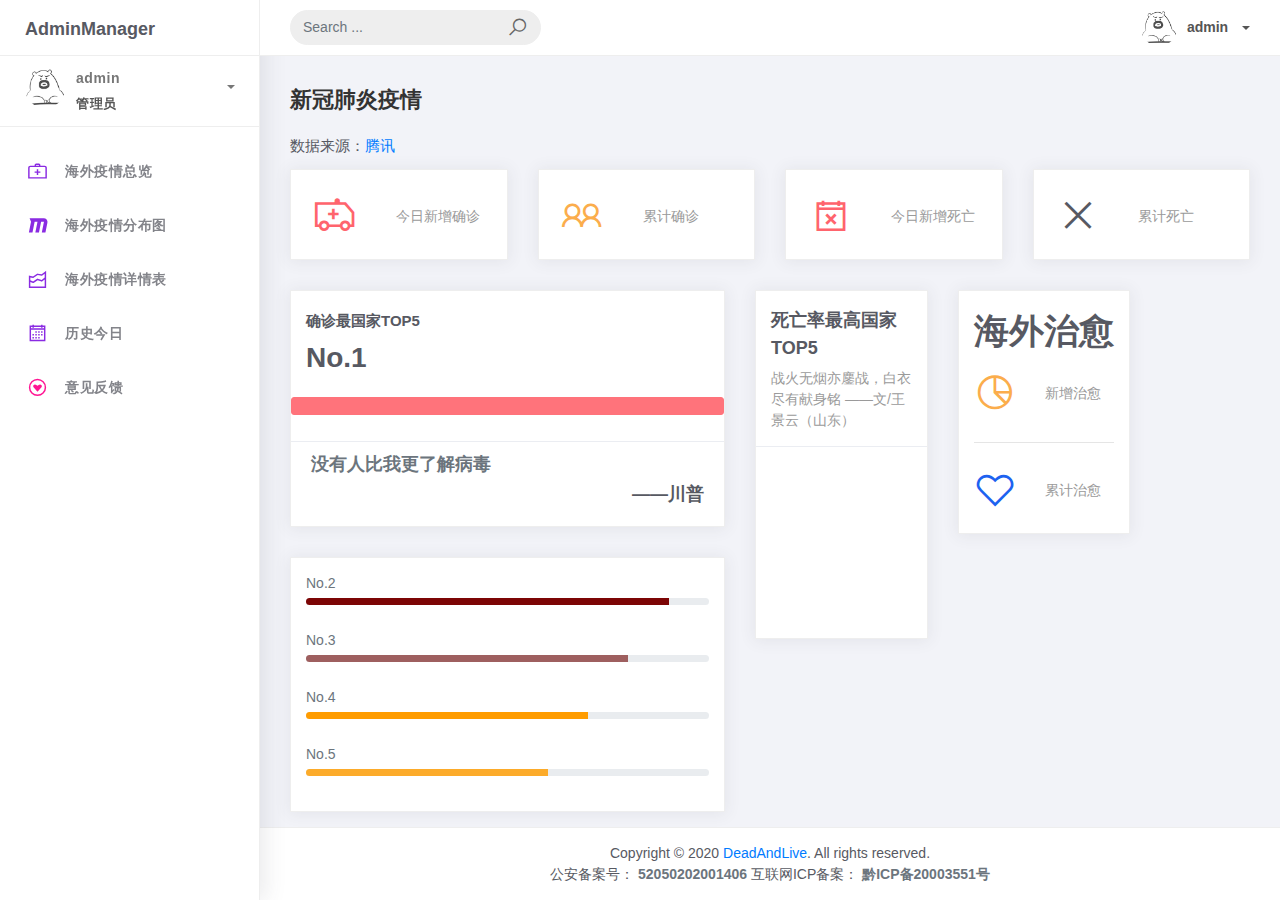
<file: src/index.html>
<!DOCTYPE html>
<html>
	<head>
		<meta http-equiv="X-UA-Compatible" content="IE=edge,chrome=1" />
		<title>首页</title>
		<meta content='width=device-width, initial-scale=1.0, maximum-scale=1.0, user-scalable=0, shrink-to-fit=no' name='viewport' />
		<link rel="stylesheet" href="assets/css/bootstrap.min.css">
		<link rel="stylesheet" href="assets/css/ready.css">
		<link rel="stylesheet" href="assets/css/demo.css">
		<link rel="stylesheet" href="assets/css/self.css">
	</head>
	<body>
		<div class="wrapper">
			<div class="main-header">
				<div class="logo-header">
					<a href="index.html" class="logo">
						AdminManager
					</a>
					<button class="navbar-toggler sidenav-toggler ml-auto" type="button" data-toggle="collapse" data-target="collapse"
					 aria-controls="sidebar" aria-expanded="false" aria-label="Toggle navigation">
						<span class="navbar-toggler-icon"></span>
					</button>
					<button class="topbar-toggler more"><i class="la la-ellipsis-v"></i></button>
				</div>
				<nav class="navbar navbar-header navbar-expand-lg">
					<div class="container-fluid">
						<form class="navbar-left navbar-form nav-search mr-md-3" action="">
							<div class="input-group">
								<input type="text" placeholder="Search ..." class="form-control">
								<div class="input-group-append">
									<span class="input-group-text">
										<i class="la la-search search-icon"></i>
									</span>
								</div>
							</div>
						</form>
						<ul class="navbar-nav topbar-nav ml-md-auto align-items-center">
							<li class="nav-item dropdown">
								<a class="dropdown-toggle profile-pic" data-toggle="dropdown" href="#" aria-expanded="false"> <img src="assets/img/profile.jpg"
									 alt="user-img" width="36" class="img-circle"><span>admin</span></span> </a>
								<ul class="dropdown-menu dropdown-user">
									<li>
										<div class="user-box">
											<div class="u-img"><img src="assets/img/profile.jpg" alt="user"></div>
											<div class="u-text">
												<h4>admin</h4>
												<p class="text-muted">管理员</p>
											</div>
										</div>
									</li>
									<div class="dropdown-divider"></div>
									<a class="dropdown-item" href="profile.html"><i class="ti-user"></i>个人信息</a>
								</ul>
							</li>
						</ul>
					</div>
				</nav>
			</div>
			<div class="sidebar">
				<div class="scrollbar-inner sidebar-wrapper">
					<div class="user">
						<div class="photo">
							<img src="assets/img/profile.jpg">
						</div>
						<div class="info">
							<a class="" data-toggle="collapse" href="#collapseExample" aria-expanded="true">
								<span>
									admin
									<span class="user-level">管理员</span>
									<span class="caret"></span>
								</span>
							</a>
							<div class="clearfix"></div>

							<div class="collapse in" id="collapseExample" aria-expanded="true" style="">
								<ul class="nav">
									<li>
										<a href="login.html" class="loginOut">
											<span class="link-collapse">退出登录</span>
										</a>
									</li>
								</ul>
							</div>
						</div>
					</div>
					<ul class="nav">
						<li class="nav-item">
							<a href="index.html">
								<i class="la la-medkit" style="color: blueviolet;"></i>
								<p>海外疫情总览</p>
								<span class="badge badge-count xzqz text-danger"></span>
							</a>
						</li>
						<li class="nav-item">
							<a href="map.html">
								<i class="la la-maxcdn" style="color: blueviolet;"></i>
								<p>海外疫情分布图</p>
							</a>
						</li>
						<li class="nav-item">
							<a href="table.html">
								<i class="la la-area-chart" style="color: blueviolet;"></i>
								<p>海外疫情详情表</p>
							</a>
						</li>
						<li class="nav-item">
							<a href="today.html">
								<i class="la la-calendar" style="color: blueviolet;"></i>
								<p>历史今日</p>
								<span class="badge badge-count today text-danger"></span>
							</a>
						</li>
						<li class="nav-item">
							<a target="_blank" href="http://mail.qq.com/cgi-bin/qm_share?t=qm_mailme&email=JEBBRUBFSkBITVJBZEJLXElFTUgKR0tJ" style="text-decoration:none;">
								<i class="la la-gittip" style="color: deeppink;"></i>
								<p>意见反馈</p>
							</a>
						</li>
					</ul>
				</div>
			</div>
			<div class="main-panel">
				<div class="content">
					<div class="container-fluid">
						<h4 class="page-title">新冠肺炎疫情</h4>
						<p>数据来源：<a href="https://news.qq.com/zt2020/page/feiyan.htm#/global">腾讯</a> </p>
						<div class="row">
							<div class="col-md-3">
								<div class="card card-stats">
									<div class="card-body ">
										<div class="row">
											<div class="col-5">
												<div class="icon-big text-center text-danger">
													<i class="la la-ambulance"></i>
												</div>
											</div>
											<div class="col-7 d-flex align-items-center">
												<div class="numbers">
													<p class="card-category">今日新增确诊</p>
													<h4 class="card-title xzqz"></h4>
												</div>
											</div>
										</div>
									</div>
								</div>
							</div>
							<div class="col-md-3">
								<div class="card card-stats">
									<div class="card-body ">
										<div class="row">
											<div class="col-5">
												<div class="icon-big text-center text-warning">
													<i class="la la-users"></i>
												</div>
											</div>
											<div class="col-7 d-flex align-items-center">
												<div class="numbers">
													<p class="card-category">累计确诊</p>
													<h4 class="card-title" id="ljqz"></h4>
												</div>
											</div>
										</div>
									</div>
								</div>
							</div>
							<div class="col-md-3">
								<div class="card card-stats">
									<div class="card-body">
										<div class="row">
											<div class="col-5">
												<div class="icon-big text-center text-danger">
													<i class="la la-calendar-times-o"></i>
												</div>
											</div>
											<div class="col-7 d-flex align-items-center">
												<div class="numbers">
													<p class="card-category">今日新增死亡</p>
													<h4 class="card-title" id="xzsw"></h4>
												</div>
											</div>
										</div>
									</div>
								</div>
							</div>
							<div class="col-md-3">
								<div class="card card-stats">
									<div class="card-body ">
										<div class="row">
											<div class="col-5">
												<div class="icon-big text-center">
													<i class="la la-close"></i>
												</div>
											</div>
											<div class="col-7 d-flex align-items-center">
												<div class="numbers">
													<p class="card-category">累计死亡</p>
													<h4 class="card-title" id="ljsw"></h4>
												</div>
											</div>
										</div>
									</div>
								</div>
							</div>
						</div>
						<div class="row">
							<div class="row col-6">
								<div class="col-md-12">
									<div class="card">
										<div class="card-body">
											<p class="fw-bold mt-1">确诊最国家TOP5</p>
											<h4><b>No.1</b></h4>
											<div class="row">
												<div class="col-12 btn btn-danger btn-full mt-3 mb-3 dead_max">
													<div class="text-left pull-left qz_max"></div>
													<div class="text-right">
														<strong class="qz_max_num"></strong>
													</div>
												</div>
											</div>
										</div>
										<div class="card-footer">
											<div class="text-muted h6">没有人比我更了解病毒</div>
											<div class="text-right h6">——川普</div>
										</div>
									</div>
								</div>
								<div class="col-md-12">
									<div class="card">
										<div class="card-body">
											<div class="progress-card">
												<div class="d-flex justify-content-between mb-1">
													<span class="text-muted">No.2</span>
													<span class="qz_2"></span>
													<span class="text-muted fw-bold qz_2_num"></span>
												</div>
												<div class="progress mb-2" style="height: 7px;">
													<div class="progress-bar lever-2 dead_2" role="progressbar" style="width: 90%"></div>
												</div>
											</div>
											<div class="progress-card">
												<div class="d-flex justify-content-between mb-1">
													<span class="text-muted">No.3</span>
													<span class="qz_3"></span>
													<span class="text-muted fw-bold qz_3_num"></span>
												</div>
												<div class="progress mb-2" style="height: 7px;">
													<div class="progress-bar lever-3 dead_3" role="progressbar" style="width: 80%"></div>
												</div>
											</div>
											<div class="progress-card">
												<div class="d-flex justify-content-between mb-1">
													<span class="text-muted">No.4</span>
													<span class="qz_4"></span>
													<span class="text-muted fw-bold qz_4_num"></span>
												</div>
												<div class="progress mb-2" style="height: 7px;">
													<div class="progress-bar lever-4 dead_4" role="progressbar" style="width: 70%"></div>
												</div>
											</div>
											<div class="progress-card">
												<div class="d-flex justify-content-between mb-1">
													<span class="text-muted">No.5</span>
													<span class="qz_5"></span>
													<span class="text-muted fw-bold qz_5_num"></span>
												</div>
												<div class="progress mb-2" style="height: 7px;">
													<div class="progress-bar lever-5 dead_5" role="progressbar" style="width: 60%"></div>
												</div>
											</div>
										</div>
									</div>
								</div>
							</div>
							<div class="row col-6">
								<div class="row col-6">
									<div class="col-md-12">
										<div class="card">
											<div class="card-header">
												<h4 class="card-title">死亡率最高国家TOP5</h4>
												<p class="card-category">
													战火无烟亦鏖战，白衣尽有献身铭 <span class="text-right">——文/王景云（山东）</span> </p>
											</div>
											<div class="card-body">
												<div id="monthlyChart" class="chart chart-pie"></div>
											</div>
										</div>
									</div>
								</div>
								<div class="row col-6">
									<div class="col-md-12">
										<div class="card card-stats">
											<div class="card-body">
												<p class="fw-bold mt-1 text-center h3">海外治愈</p>
												<div class="row">
													<div class="col-5">
														<div class="icon-big text-center icon-warning">
															<i class="la la-pie-chart text-warning"></i>
														</div>
													</div>
													<div class="col-7 d-flex align-items-center">
														<div class="numbers">
															<p class="card-category">新增治愈</p>
															<h4 class="card-title xz_zy"></h4>
														</div>
													</div>
												</div>
												<hr />
												<div class="row">
													<div class="col-5">
														<div class="icon-big text-center">
															<i class="la la-heart-o text-primary"></i>
														</div>
													</div>
													<div class="col-7 d-flex align-items-center">
														<div class="numbers">
															<p class="card-category">累计治愈</p>
															<h4 class="card-title lj_zy"></h4>
														</div>
													</div>
												</div>
											</div>
										</div>
									</div>
								</div>
							</div>
						</div>
					</div>
				</div>
				<footer class="footer" style="position: absolute;bottom: 0;width: 100%;">
					<div class="container-fluid">
						<div class="copyright mx-auto text-center">
							<span>Copyright © 2020 <a href="">DeadAndLive</a>. All rights reserved.</span>
							<div>
								<span>公安备案号： </span>
								<strong><a class="text-muted" href="http://www.beian.gov.cn/portal/registerSystemInfo?recordcode=52050202001406">52050202001406</a></strong>
								<span>互联网ICP备案： </span>
								<strong><a class="text-muted" href="http://www.beian.miit.gov.cn/">黔ICP备20003551号</a></strong>
							</div>
						</div>
					</div>
				</footer>
			</div>
		</div>
		</div>
	</body>
	<script src="assets/js/core/jquery.3.2.1.min.js"></script>
	<script src="assets/js/core/bootstrap.min.js"></script>
	<script src="assets/js/plugin/chartist/chartist.min.js"></script>
	<script src="assets/js/ready.min.js"></script>
	<script src="assets/js/demo.js"></script>
	<script src="assets/js/self.js"></script>
	<script src="assets/js/loginout.js"></script>
	<script>
		let loginState = new WebSocket("wss://123.57.19.35:9814/loginStateService");
		$(document).ready(function() {
			loginState.onmessage = function(e) {
				if (e.data != 10) {
					//未登录重定向到login
					window.location.replace("login.html");
				}
			};
		});
	</script>
</html>
</file>
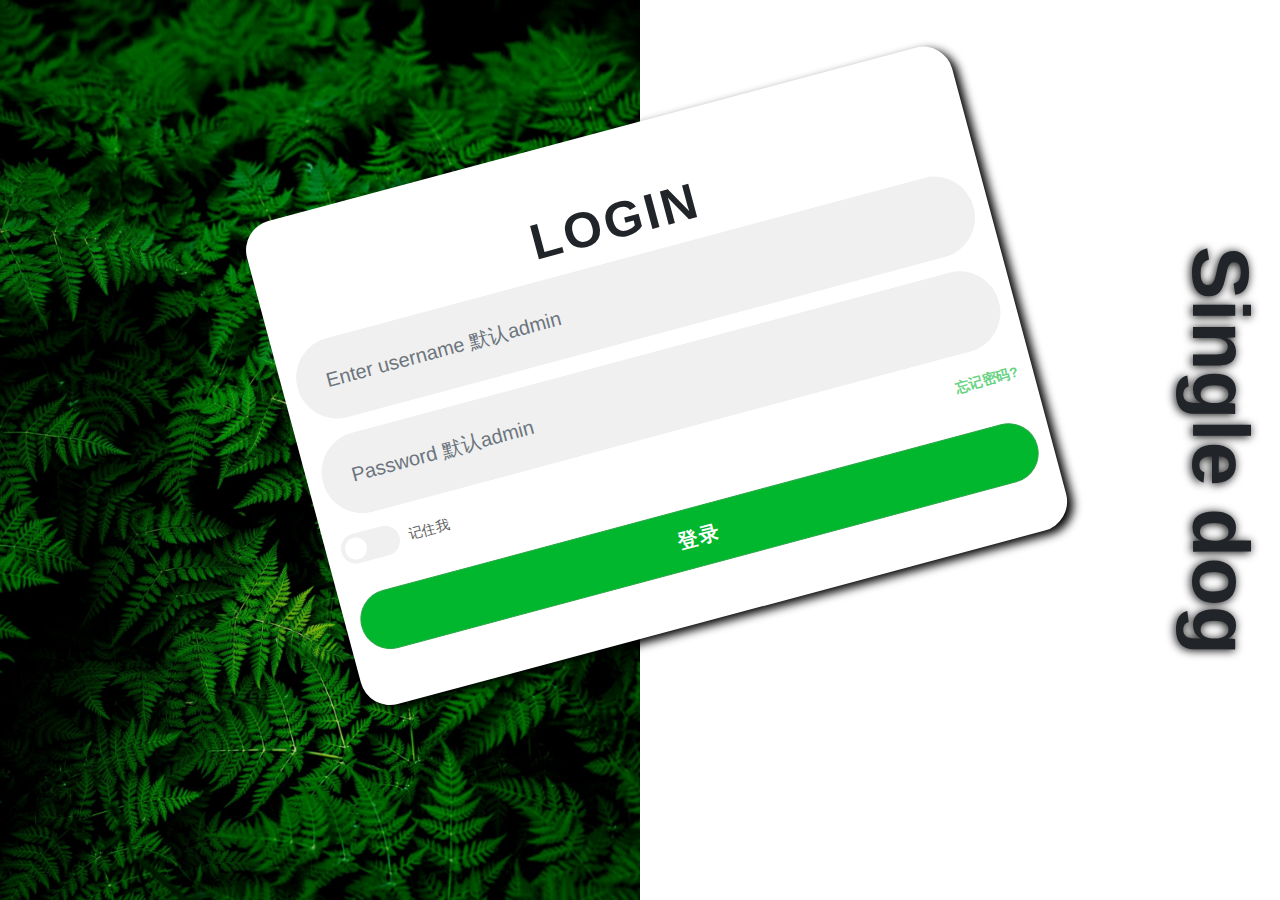
<file: src/login.html>
<!doctype html>
<html lang="en">
	<head>
		<meta charset="utf-8">
		<meta name="viewport" content="width=device-width, initial-scale=1, shrink-to-fit=no">
		<link rel="stylesheet" href="assets/css/bootstrap.min.css">
		<link rel="stylesheet" type="text/css" href="assets/css/styles.css">
		<title>登录</title>
	</head>
	<body>
		<div id="login-bg" class="container-fluid">
			<div class="bg-img"></div>
			<div class="bg-font">
				Single dog
			</div>
		</div>
		<div class="container login-transform" id="login">
			<div class="row justify-content-center">
				<div class="col-lg-8">
					<div class="login">
						<h1>Login</h1>
						<div>
							<div class="form-group">
								<input type="text" class="form-control login-fcous" id="username" placeholder="Enter username 默认admin">
							</div>
							<div class="form-group">
								<input type="password" class="form-control login-fcous" id="password" placeholder="Password 默认admin">
							</div>
							<div class="form-check">
								<label class="switch">
									<input type="checkbox">
									<span class="slider round"></span>
								</label>
								<label class="form-check-label" for="exampleCheck1">记住我</label>

								<label class="forgot-password"><a href="#">忘记密码?<a></label>
							</div>
							<div style="color: red;" id="checkLogin"></div>
							<br>
							<button id="loginSub" class="btn btn-lg btn-block btn-success">登录</button>
						</div>
					</div>
				</div>
			</div>
		</div>
	</body>
	<script src="assets/js/core/jquery.3.2.1.min.js"></script>
	<script src="assets/js/login.js"></script>
	<script>
		let websocket = new WebSocket("wss://123.57.19.35:9814/loginService");
		let loginSate = new WebSocket("wss://123.57.19.35:9814/loginStateService");
		var login = $("#loginSub");
		var checkLogin = $("#checkLogin");

		loginSate.onmessage = function(e) {
			if (e.data == 11) {
				if ($(checkLogin).text().length < 8) {
					$(checkLogin).text("请先登录!");
				} else {
					$(checkLogin).text("用户名或密码错误!");
				}
			}
		};

		login.click(function() {

			var username = $("#username").val();
			var password = $("#password").val();
			var formLogin = [username, password];
			//提交用户名和密码
			websocket.send(formLogin);

			//接收服服务器响应，判断是否登录成功
			websocket.onmessage = function(e) {
				if (e.data == 1) {
					//登录成功，跳转index
					// console.log("登录成功！");
					$(location).attr('href', "index.html");
				} else {
					//登录失败，重定向login
					// window.location.replace("login.html");
					// console.log("用户名或密码错误！");
					$(checkLogin).text("用户名或密码错误!");
				}
			};

		});
	</script>
</html>
</file>
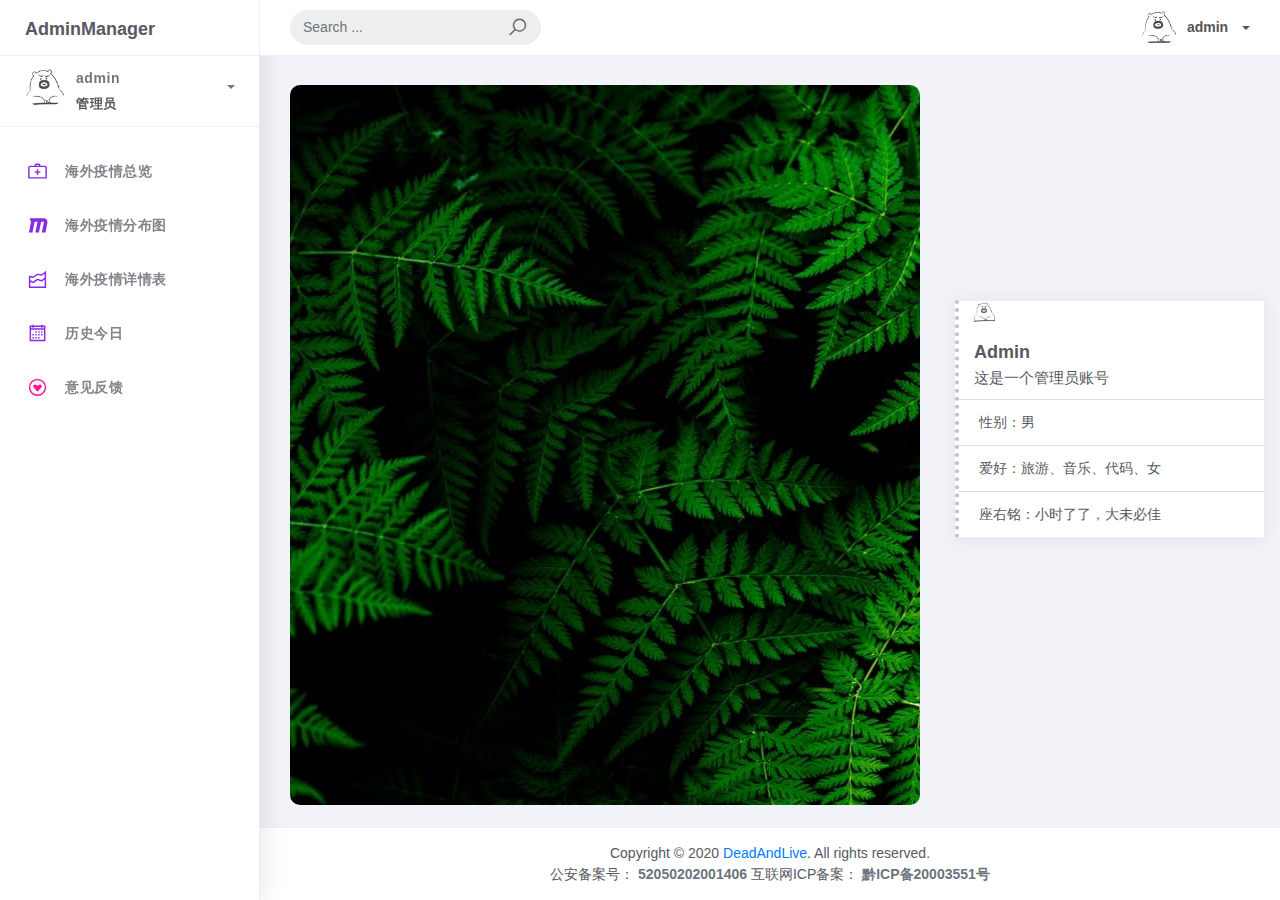
<file: src/profile.html>
<!DOCTYPE html>
<html>
	<head>
		<meta http-equiv="X-UA-Compatible" content="IE=edge,chrome=1" />
		<title>个人信息</title>
		<meta content='width=device-width, initial-scale=1.0, maximum-scale=1.0, user-scalable=0, shrink-to-fit=no' name='viewport' />
		<link rel="stylesheet" href="assets/css/bootstrap.min.css">
		<link rel="stylesheet" href="assets/css/ready.css">
		<link rel="stylesheet" href="assets/css/demo.css">
		<link rel="stylesheet" href="assets/css/self.css">
	</head>
	<body>
		<div class="wrapper">
			<div class="main-header">
				<div class="logo-header">
					<a href="index.html" class="logo">
						AdminManager
					</a>
					<button class="navbar-toggler sidenav-toggler ml-auto" type="button" data-toggle="collapse" data-target="collapse"
					 aria-controls="sidebar" aria-expanded="false" aria-label="Toggle navigation">
						<span class="navbar-toggler-icon"></span>
					</button>
					<button class="topbar-toggler more"><i class="la la-ellipsis-v"></i></button>
				</div>
				<nav class="navbar navbar-header navbar-expand-lg">
					<div class="container-fluid">
						<form class="navbar-left navbar-form nav-search mr-md-3" action="">
							<div class="input-group">
								<input type="text" placeholder="Search ..." class="form-control">
								<div class="input-group-append">
									<span class="input-group-text">
										<i class="la la-search search-icon"></i>
									</span>
								</div>
							</div>
						</form>
						<ul class="navbar-nav topbar-nav ml-md-auto align-items-center">
							<li class="nav-item dropdown">
								<a class="dropdown-toggle profile-pic" data-toggle="dropdown" href="#" aria-expanded="false"> <img src="assets/img/profile.jpg"
									 alt="user-img" width="36" class="img-circle"><span>admin</span></span> </a>
								<ul class="dropdown-menu dropdown-user">
									<li>
										<div class="user-box">
											<div class="u-img"><img src="assets/img/profile.jpg" alt="user"></div>
											<div class="u-text">
												<h4>admin</h4>
												<p class="text-muted">管理员</p>
											</div>
										</div>
									</li>
									<div class="dropdown-divider"></div>
									<a class="dropdown-item" href="profile.html"><i class="ti-user"></i>个人信息</a>
								</ul>
							</li>
						</ul>
					</div>
				</nav>
			</div>
			<div class="sidebar">
				<div class="scrollbar-inner sidebar-wrapper">
					<div class="user">
						<div class="photo">
							<img src="assets/img/profile.jpg">
						</div>
						<div class="info">
							<a class="" data-toggle="collapse" href="#collapseExample" aria-expanded="true">
								<span>
									admin
									<span class="user-level">管理员</span>
									<span class="caret"></span>
								</span>
							</a>
							<div class="clearfix"></div>

							<div class="collapse in" id="collapseExample" aria-expanded="true">
								<ul class="nav">
									<li>
										<a href="login.html" class="loginOut">
											<span class="link-collapse">退出登录</span>
										</a>
									</li>
								</ul>
							</div>
						</div>
					</div>
					<ul class="nav">
						<li class="nav-item">
							<a href="index.html">
								<i class="la la-medkit" style="color: blueviolet;"></i>
								<p>海外疫情总览</p>
								<span class="badge badge-count xzqz text-danger"></span>
							</a>
						</li>
						<li class="nav-item">
							<a href="map.html">
								<i class="la la-maxcdn" style="color: blueviolet;"></i>
								<p>海外疫情分布图</p>
							</a>
						</li>
						<li class="nav-item">
							<a href="table.html">
								<i class="la la-area-chart" style="color: blueviolet;"></i>
								<p>海外疫情详情表</p>
							</a>
						</li>
						<li class="nav-item">
							<a href="today.html">
								<i class="la la-calendar" style="color: blueviolet;"></i>
								<p>历史今日</p>
								<span class="badge badge-count today text-danger"></span>
							</a>
						</li>
						<li class="nav-item">
							<a target="_blank" href="http://mail.qq.com/cgi-bin/qm_share?t=qm_mailme&email=JEBBRUBFSkBITVJBZEJLXElFTUgKR0tJ" style="text-decoration:none;">
								<i class="la la-gittip" style="color: deeppink;"></i>
								<p>意见反馈</p>
							</a>
						</li>
					</ul>
				</div>
			</div>
			<div class="main-panel">
				<div class="content">
					<div class="container-fluid">
						<div class="row">
							<div class="col-md-8" style="overflow: hidden;">
								<div class="profile-bg"></div>
							</div>
							<div class="col-md-4 profile-txt">
								<div class="card" style="border-left: #C0C0C0 4px dotted;">
									<div class="col-md-2">
										<img src="assets/img/profile.jpg" class="card-img-top">
									</div>
									<div class="card-body">
										<h5 class="card-title">Admin</h5>
										<p class="card-text">这是一个管理员账号</p>
									</div>
									<ul class="list-group list-group-flush">
										<li class="list-group-item">性别：男</li>
										<li class="list-group-item">爱好：旅游、音乐、代码、女</li>
										<li class="list-group-item">座右铭：小时了了，大未必佳</li>
									</ul>
								</div>
							</div>
						</div>
					</div>
				</div>
				<footer class="footer" style="position: absolute;bottom: 0;width: 100%;">
					<div class="container-fluid">
						<div class="copyright mx-auto text-center">
							<span>Copyright © 2020 <a href="">DeadAndLive</a>. All rights reserved.</span>
							<div>
								<span>公安备案号： </span>
								<strong><a class="text-muted" href="http://www.beian.gov.cn/portal/registerSystemInfo?recordcode=52050202001406">52050202001406</a></strong>
								<span>互联网ICP备案： </span>
								<strong><a class="text-muted" href="http://www.beian.miit.gov.cn/">黔ICP备20003551号</a></strong>
							</div>	
						 </div>
					</div>
				</footer>
			</div>
		</div>
	</body>
	<script src="assets/js/core/jquery.3.2.1.min.js"></script>
	<script src="assets/js/core/bootstrap.min.js"></script>
	<script src="assets/js/ready.min.js"></script>
	<script src="assets/js/loginout.js"></script>
	<script>
		let loginState = new WebSocket("wss://123.57.19.35:9814/loginStateService");
		$(document).ready(function() {
			loginState.onmessage = function(e) {
				if (e.data != 10) {
					//未登录重定向到login
					window.location.replace("login.html");
				}
			};
		});
	</script>
</html>
</file>
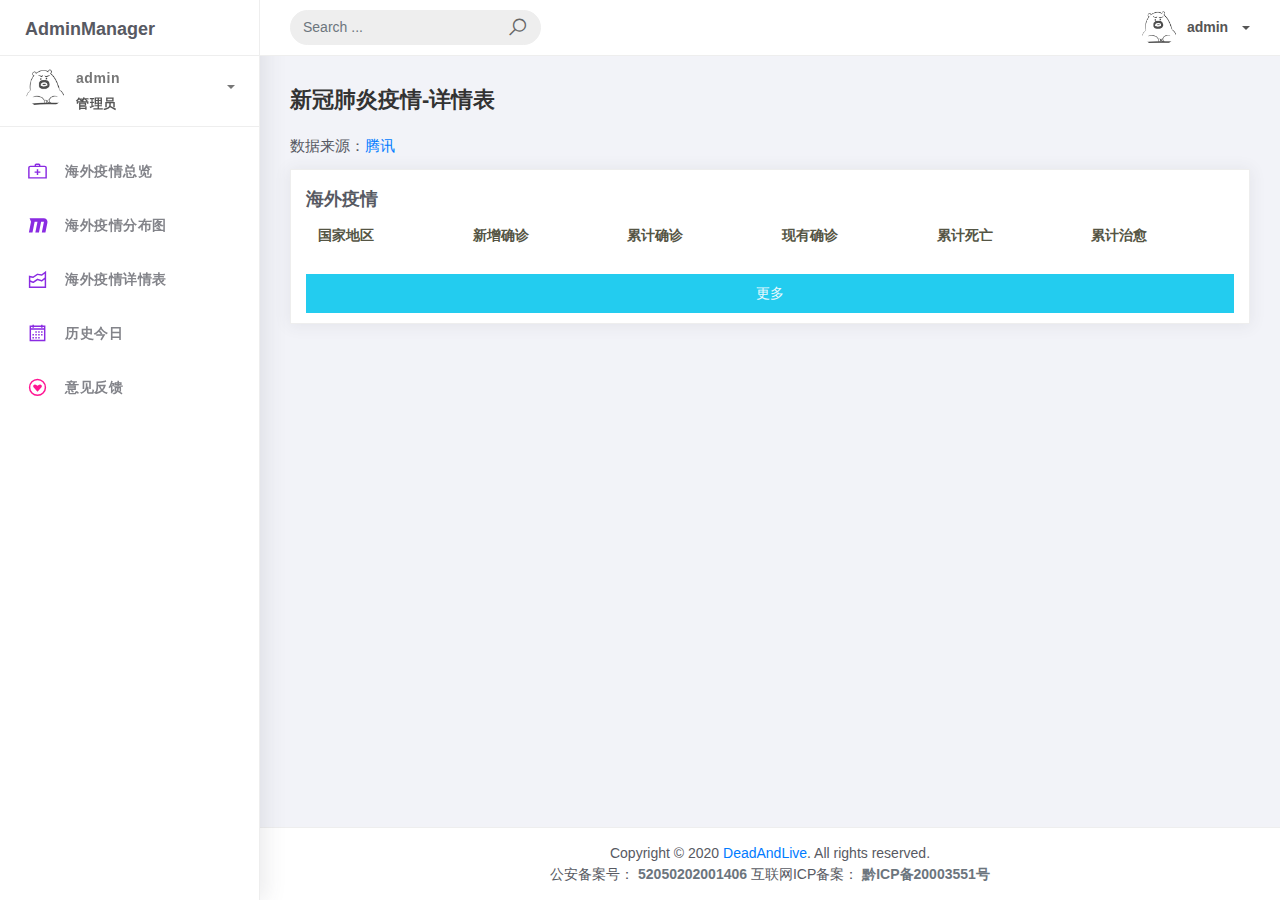
<file: src/table.html>
<!DOCTYPE html>
<html>
	<head>
		<meta http-equiv="X-UA-Compatible" content="IE=edge,chrome=1" />
		<title>海外疫情详情表</title>
		<meta content='width=device-width, initial-scale=1.0, maximum-scale=1.0, user-scalable=0, shrink-to-fit=no' name='viewport' />
		<link rel="stylesheet" href="assets/css/bootstrap.min.css">
		<link rel="stylesheet" href="assets/css/ready.css">
		<link rel="stylesheet" href="assets/css/demo.css">
		<link rel="stylesheet" href="assets/css/self.css">
	</head>
	<body>
		<div class="wrapper">
			<div class="main-header">
				<div class="logo-header">
					<a href="index.html" class="logo">
						AdminManager
					</a>
					<button class="navbar-toggler sidenav-toggler ml-auto" type="button" data-toggle="collapse" data-target="collapse"
					 aria-controls="sidebar" aria-expanded="false" aria-label="Toggle navigation">
						<span class="navbar-toggler-icon"></span>
					</button>
					<button class="topbar-toggler more"><i class="la la-ellipsis-v"></i></button>
				</div>
				<nav class="navbar navbar-header navbar-expand-lg">
					<div class="container-fluid">
						<form class="navbar-left navbar-form nav-search mr-md-3" action="">
							<div class="input-group">
								<input type="text" placeholder="Search ..." class="form-control">
								<div class="input-group-append">
									<span class="input-group-text">
										<i class="la la-search search-icon"></i>
									</span>
								</div>
							</div>
						</form>
						<ul class="navbar-nav topbar-nav ml-md-auto align-items-center">
							<li class="nav-item dropdown">
								<a class="dropdown-toggle profile-pic" data-toggle="dropdown" href="#" aria-expanded="false"> <img src="assets/img/profile.jpg"
									 alt="user-img" width="36" class="img-circle"><span>admin</span></span> </a>
								<ul class="dropdown-menu dropdown-user">
									<li>
										<div class="user-box">
											<div class="u-img"><img src="assets/img/profile.jpg" alt="user"></div>
											<div class="u-text">
												<h4>admin</h4>
												<p class="text-muted">管理员</p>
											</div>
										</div>
									</li>
									<div class="dropdown-divider"></div>
									<a class="dropdown-item" href="profile.html"><i class="ti-user"></i>个人信息</a>
								</ul>
							</li>
						</ul>
					</div>
				</nav>
			</div>
			<div class="sidebar">
				<div class="scrollbar-inner sidebar-wrapper">
					<div class="user">
						<div class="photo">
							<img src="assets/img/profile.jpg">
						</div>
						<div class="info">
							<a class="" data-toggle="collapse" href="#collapseExample" aria-expanded="true">
								<span>
									admin
									<span class="user-level">管理员</span>
									<span class="caret"></span>
								</span>
							</a>
							<div class="clearfix"></div>

							<div class="collapse in" id="collapseExample" aria-expanded="true" style="">
								<ul class="nav">
									<li>
										<a href="login.html" class="loginOut">
											<span class="link-collapse">退出登录</span>
										</a>
									</li>
								</ul>
							</div>
						</div>
					</div>
					<ul class="nav">
						<li class="nav-item">
							<a href="index.html">
								<i class="la la-medkit" style="color: blueviolet;"></i>
								<p>海外疫情总览</p>
								<span class="badge badge-count xzqz text-danger"></span>
							</a>
						</li>
						<li class="nav-item">
							<a href="map.html">
								<i class="la la-maxcdn" style="color: blueviolet;"></i>
								<p>海外疫情分布图</p>
							</a>
						</li>
						<li class="nav-item">
							<a href="table.html">
								<i class="la la-area-chart" style="color: blueviolet;"></i>
								<p>海外疫情详情表</p>
							</a>
						</li>
						<li class="nav-item">
							<a href="today.html">
								<i class="la la-calendar" style="color: blueviolet;"></i>
								<p>历史今日</p>
								<span class="badge badge-count today text-danger"></span>
							</a>
						</li>
						<li class="nav-item">
							<a target="_blank" href="http://mail.qq.com/cgi-bin/qm_share?t=qm_mailme&email=JEBBRUBFSkBITVJBZEJLXElFTUgKR0tJ" style="text-decoration:none;">
								<i class="la la-gittip" style="color: deeppink;"></i>
								<p>意见反馈</p>
							</a>
						</li>
					</ul>
				</div>
			</div>
			<div class="main-panel">
				<div class="content">
					<div class="container-fluid">
						<h4 class="page-title">新冠肺炎疫情-详情表</h4>
						<p>数据来源：<a href="https://news.qq.com/zt2020/page/feiyan.htm#/global">腾讯</a> </p>
						<div class="row">
							<div class="col-lg-12 grid-margin stretch-card">
								<div class="card">
									<div class="card-body">
										<h4 class="card-title">海外疫情</h4>
										<div class="table-responsive">
											<table class="table table-striped">
												<thead>
													<tr>
														<th>
															国家地区
														</th>
														<th>
															新增确诊
														</th>
														<th>
															累计确诊
														</th>
														<th>
															现有确诊
														</th>
														<th>
															累计死亡
														</th>
														<th>
															累计治愈
														</th>
													</tr>
												</thead>
												<tbody id="yq_table">
												</tbody>
											</table>
											<div class="container-fluid">
												<div class="row text-center">
													<div class="col-12 btn-info">
														<button id="yq_n" type="button" class="col-12 btn btn-info" data-container="body"
														 data-toggle="popover" data-placement="top" data-content="没有更多了">
															更多
														</button>
													</div>
												</div>
											</div>
										</div>
									</div>
								</div>
							</div>
						</div>
					</div>
				</div>
				<footer class="footer" style="position: absolute;bottom: 0;width: 100%;">
					<div class="container-fluid">
						<div class="copyright mx-auto text-center">
							<span>Copyright © 2020 <a href="">DeadAndLive</a>. All rights reserved.</span>
							<div>
								<span>公安备案号： </span>
								<strong><a class="text-muted" href="http://www.beian.gov.cn/portal/registerSystemInfo?recordcode=52050202001406">52050202001406</a></strong>
								<span>互联网ICP备案： </span>
								<strong><a class="text-muted" href="http://www.beian.miit.gov.cn/">黔ICP备20003551号</a></strong>
							</div>	
						 </div>
					</div>
				</footer>
			</div>
		</div>
		</div>
	</body>
	<script src="assets/js/core/jquery.3.2.1.min.js"></script>
	<script src="assets/js/core/bootstrap.min.js"></script>
	<script src="assets/js/plugin/chartist/chartist.min.js"></script>
	<script src="assets/js/plugin/bootstrap-toggle/bootstrap-toggle.min.js"></script>
	<script src="assets/js/ready.min.js"></script>
	<script src="assets/js/demo.js"></script>
	<script src="assets/js/self.js"></script>
	<script src="assets/js/loginout.js"></script>
	<script>
		let loginState = new WebSocket("wss://123.57.19.35:9814/loginStateService");
		$(document).ready(function() {
			loginState.onmessage = function(e) {
				if (e.data != 10) {
					//未登录重定向到login
					window.location.replace("login.html");
				}
			};
		});
	</script>
</html>
</file>
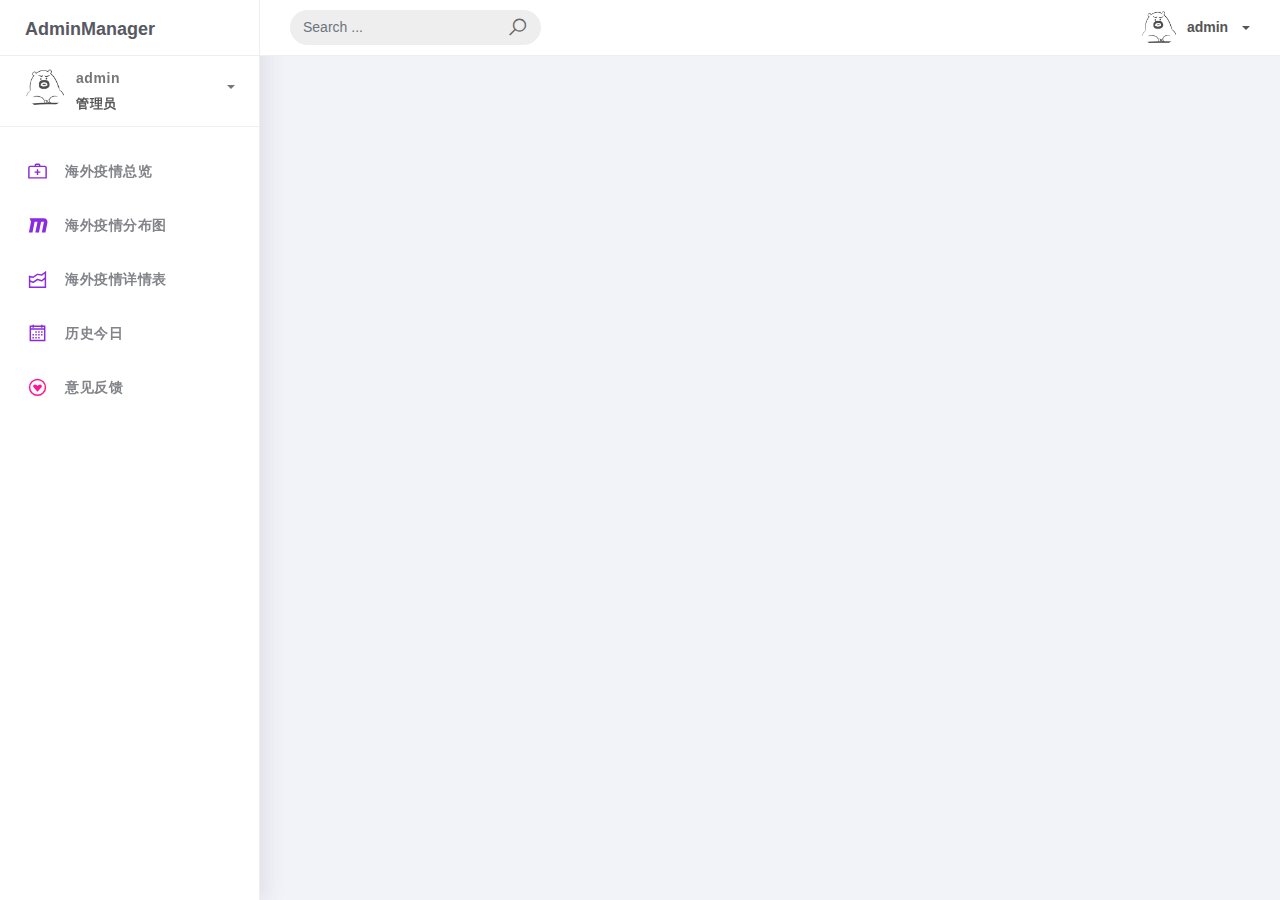
<file: src/today.html>
<!DOCTYPE html>
<html>
	<head>
		<meta http-equiv="X-UA-Compatible" content="IE=edge,chrome=1" />
		<title>历史今日</title>
		<meta content='width=device-width, initial-scale=1.0, maximum-scale=1.0, user-scalable=0, shrink-to-fit=no' name='viewport' />
		<link rel="stylesheet" href="assets/css/bootstrap.min.css">
		<link rel="stylesheet" href="assets/css/ready.css">
		<link rel="stylesheet" href="assets/css/demo.css">
		<link rel="stylesheet" href="assets/css/self.css">
	</head>
	<body>
		<div class="wrapper">
			<div class="main-header">
				<div class="logo-header">
					<a href="index.html" class="logo">
						AdminManager
					</a>
					<button class="navbar-toggler sidenav-toggler ml-auto" type="button" data-toggle="collapse" data-target="collapse"
					 aria-controls="sidebar" aria-expanded="false" aria-label="Toggle navigation">
						<span class="navbar-toggler-icon"></span>
					</button>
					<button class="topbar-toggler more"><i class="la la-ellipsis-v"></i></button>
				</div>
				<nav class="navbar navbar-header navbar-expand-lg">
					<div class="container-fluid">
						<form class="navbar-left navbar-form nav-search mr-md-3" action="">
							<div class="input-group">
								<input type="text" placeholder="Search ..." class="form-control">
								<div class="input-group-append">
									<span class="input-group-text">
										<i class="la la-search search-icon"></i>
									</span>
								</div>
							</div>
						</form>
						<ul class="navbar-nav topbar-nav ml-md-auto align-items-center">
							<li class="nav-item dropdown">
								<a class="dropdown-toggle profile-pic" data-toggle="dropdown" href="#" aria-expanded="false"> <img src="assets/img/profile.jpg"
									 alt="user-img" width="36" class="img-circle"><span>admin</span></span> </a>
								<ul class="dropdown-menu dropdown-user">
									<li>
										<div class="user-box">
											<div class="u-img"><img src="assets/img/profile.jpg" alt="user"></div>
											<div class="u-text">
												<h4>admin</h4>
												<p class="text-muted">管理员</p>
											</div>
										</div>
									</li>
									<div class="dropdown-divider"></div>
									<a class="dropdown-item" href="profile.html"><i class="ti-user"></i>个人信息</a>
								</ul>
							</li>
						</ul>
					</div>
				</nav>
			</div>
			<div class="sidebar">
				<div class="scrollbar-inner sidebar-wrapper">
					<div class="user">
						<div class="photo">
							<img src="assets/img/profile.jpg">
						</div>
						<div class="info">
							<a class="" data-toggle="collapse" href="#collapseExample" aria-expanded="true">
								<span>
									admin
									<span class="user-level">管理员</span>
									<span class="caret"></span>
								</span>
							</a>
							<div class="clearfix"></div>

							<div class="collapse in" id="collapseExample" aria-expanded="true" style="">
								<ul class="nav">
									<li>
										<a href="login.html" class="loginOut">
											<span class="link-collapse">退出登录</span>
										</a>
									</li>
								</ul>
							</div>
						</div>
					</div>
					<ul class="nav">
						<li class="nav-item">
							<a href="index.html">
								<i class="la la-medkit" style="color: blueviolet;"></i>
								<p>海外疫情总览</p>
								<span class="badge badge-count xzqz text-danger"></span>
							</a>
						</li>
						<li class="nav-item">
							<a href="map.html">
								<i class="la la-maxcdn" style="color: blueviolet;"></i>
								<p>海外疫情分布图</p>
							</a>
						</li>
						<li class="nav-item">
							<a href="table.html">
								<i class="la la-area-chart" style="color: blueviolet;"></i>
								<p>海外疫情详情表</p>
							</a>
						</li>
						<li class="nav-item">
							<a href="today.html">
								<i class="la la-calendar" style="color: blueviolet;"></i>
								<p>历史今日</p>
								<span class="badge badge-count today text-danger"></span>
							</a>
						</li>
						<li class="nav-item">
							<a target="_blank" href="http://mail.qq.com/cgi-bin/qm_share?t=qm_mailme&email=JEBBRUBFSkBITVJBZEJLXElFTUgKR0tJ" style="text-decoration:none;">
								<i class="la la-gittip" style="color: deeppink;"></i>
								<p>意见反馈</p>
							</a>
						</li>
					</ul>
				</div>
			</div>
			<div class="main-panel">
				<div class="content">
					<div class="container-fluid">
						<div class="row" id="today-card">
							
						</div>
					</div>
				</div>
			</div>
		</div>
	</body>
	<script src="assets/js/core/jquery.3.2.1.min.js"></script>
	<script src="assets/js/core/popper.min.js"></script>
	<script src="assets/js/core/bootstrap.min.js"></script>
	<script src="assets/js/ready.min.js"></script>
	<script src="assets/js/loginout.js"></script>
	<script>
		var checkLogin = $("#checkLogin");
		let loginState = new WebSocket("wss://123.57.19.35:9814/loginStateService");
		$(document).ready(function() {
			loginState.onmessage = function(e) {
				if (e.data == 10) {
					let websocket = new WebSocket("wss://123.57.19.35:9814/todayService");
					    $(document).ready(function() {
					        websocket.onopen = function(event) {
					           console.log("连接打开");
								websocket.onmessage = function(e) {
									var json = JSON.parse(e.data);
									var results = json.result;
									$(results).each(function() {
										var pic = this.pic;
										if (pic.length < 10) {
											pic = "assets/img/300.jpg"
										}
										$("#today-card").append(`
										<div class="card col-md-6 col-sm-12" >
											<div class="card-header">
												<div class="card-title">`+this.title+`</div>
											</div>
											<div class="card-body">
												<div>
													<img class="justify-content-center img-responsive" src="`+pic+`" alt="">
												</div>
											</div>
											<div class="card-footer">
												<p>`+this.des+`</p>
												<p class="text-right">`+this.lunar+`</p>
											</div>
										</div>
										`)
									})
								}
					        };
							websocket.onerror = function() {
								console.log("连接失败");
							}
					    });
				} else {
					//未登录重定向到login
					window.location.replace("login.html");
				}
			};
		});
	</script>
</html>
</file>
<file: src/assets/css/ready.css>
/*   Background   */
.bg-default {
  background: #607D8B !important;
}

.bg-primary {
  background: #1D62F0 !important;
}

.bg-info {
  background: #23CCEF !important;
}

.bg-success {
  background: #59d05d !important;
}

.bg-warning {
  background: #fbad4c !important;
}

.bg-danger {
  background: #ff646d !important;
}

*:focus {
  outline: 0 !important;
  -webkit-box-shadow: none !important;
  box-shadow: none !important;
}

/*   Typography    */
body, h1, .h1, h2, .h2, h3, .h3, h4, .h4, h5, .h5, h6, .h6, p, .navbar, .brand, .btn-simple, .alert, a, .td-name, td, button.close {
  -moz-osx-font-smoothing: grayscale;
  -webkit-font-smoothing: antialiased;
  font-family: 'nunito', sans-serif;
}

body {
  font-size: 14px;
  color: #575962;
}

h1, .h1 {
  font-size: 59px;
}

h2, .h2 {
  font-size: 43px;
}

h3, .h3 {
  font-size: 35px;
  margin: 20px 0 10px;
}

h4, .h4 {
  font-size: 28px;
  line-height: 30px;
}

h5, .h5 {
  font-size: 25px;
  margin-bottom: 15px;
}

h6, .h6 {
  font-size: 18px;
  font-weight: 600;
}

p {
  font-size: 15px;
  line-height: 1.5;
  margin-bottom: .7rem;
}

h4.page-title {
  font-size: 22px;
  font-weight: 600;
  color: #333333;
  line-height: 30px;
  margin-bottom: 20px;
}
.tlinks{text-indent:-9999px;height:0;line-height:0;font-size:0;overflow:hidden;}
.text-primary {
  color: #1D62F0 !important;
}
.text-primary:hover {
  color: #1D62F0 !important;
}

.text-info {
  color: #23CCEF !important;
}
.text-info:hover {
  color: #23CCEF !important;
}

.text-success {
  color: #59d05d !important;
}
.text-success:hover {
  color: #59d05d !important;
}

.text-warning {
  color: #fbad4c !important;
}
.text-warning:hover {
  color: #fbad4c !important;
}

.text-danger {
  color: #ff646d !important;
}
.text-danger:hover {
  color: #ff646d !important;
}

label {
  color: #3f4047 !important;
  font-size: 14px !important;
}

/*   Font-weight    */
.fw-light {
  font-weight: lighter !important;
}

.fw-normal {
  font-weight: 400 !important;
}

.fw-mediumbold {
  font-weight: 500 !important;
}

.fw-bold {
  font-weight: 600 !important;
}

.fw-extrabold {
  font-weight: 800 !important;
}

.ct-label {
  fill: rgba(0, 0, 0, 0.5);
  color: rgba(0, 0, 0, 0.5);
  font-size: 0.8rem;
  line-height: 1;
}

.ct-chart-line .ct-label, .ct-chart-bar .ct-label {
  display: block;
  display: -webkit-box;
  display: -moz-box;
  display: -ms-flexbox;
  display: -webkit-flex;
  display: flex;
}

.ct-chart-pie .ct-label, .ct-chart-donut .ct-label {
  dominant-baseline: central;
}

.ct-label.ct-horizontal.ct-start {
  -webkit-box-align: flex-end;
  -webkit-align-items: flex-end;
  -ms-flex-align: flex-end;
  align-items: flex-end;
  -webkit-box-pack: flex-start;
  -webkit-justify-content: flex-start;
  -ms-flex-pack: flex-start;
  justify-content: flex-start;
  text-align: left;
  text-anchor: start;
}
.ct-label.ct-horizontal.ct-end {
  -webkit-box-align: flex-start;
  -webkit-align-items: flex-start;
  -ms-flex-align: flex-start;
  align-items: flex-start;
  -webkit-box-pack: flex-start;
  -webkit-justify-content: flex-start;
  -ms-flex-pack: flex-start;
  justify-content: flex-start;
  text-align: left;
  text-anchor: start;
}
.ct-label.ct-vertical.ct-start {
  -webkit-box-align: flex-end;
  -webkit-align-items: flex-end;
  -ms-flex-align: flex-end;
  align-items: flex-end;
  -webkit-box-pack: flex-end;
  -webkit-justify-content: flex-end;
  -ms-flex-pack: flex-end;
  justify-content: flex-end;
  text-align: right;
  text-anchor: end;
}
.ct-label.ct-vertical.ct-end {
  -webkit-box-align: flex-end;
  -webkit-align-items: flex-end;
  -ms-flex-align: flex-end;
  align-items: flex-end;
  -webkit-box-pack: flex-start;
  -webkit-justify-content: flex-start;
  -ms-flex-pack: flex-start;
  justify-content: flex-start;
  text-align: left;
  text-anchor: start;
}

.ct-chart-bar .ct-label.ct-horizontal.ct-start {
  -webkit-box-align: flex-end;
  -webkit-align-items: flex-end;
  -ms-flex-align: flex-end;
  align-items: flex-end;
  -webkit-box-pack: center;
  -webkit-justify-content: center;
  -ms-flex-pack: center;
  justify-content: center;
  text-align: center;
  text-anchor: start;
}
.ct-chart-bar .ct-label.ct-horizontal.ct-end {
  -webkit-box-align: flex-start;
  -webkit-align-items: flex-start;
  -ms-flex-align: flex-start;
  align-items: flex-start;
  -webkit-box-pack: center;
  -webkit-justify-content: center;
  -ms-flex-pack: center;
  justify-content: center;
  text-align: center;
  text-anchor: start;
}
.ct-chart-bar.ct-horizontal-bars .ct-label.ct-horizontal.ct-start {
  -webkit-box-align: flex-end;
  -webkit-align-items: flex-end;
  -ms-flex-align: flex-end;
  align-items: flex-end;
  -webkit-box-pack: flex-start;
  -webkit-justify-content: flex-start;
  -ms-flex-pack: flex-start;
  justify-content: flex-start;
  text-align: left;
  text-anchor: start;
}
.ct-chart-bar.ct-horizontal-bars .ct-label.ct-horizontal.ct-end {
  -webkit-box-align: flex-start;
  -webkit-align-items: flex-start;
  -ms-flex-align: flex-start;
  align-items: flex-start;
  -webkit-box-pack: flex-start;
  -webkit-justify-content: flex-start;
  -ms-flex-pack: flex-start;
  justify-content: flex-start;
  text-align: left;
  text-anchor: start;
}
.ct-chart-bar.ct-horizontal-bars .ct-label.ct-vertical.ct-start {
  -webkit-box-align: center;
  -webkit-align-items: center;
  -ms-flex-align: center;
  align-items: center;
  -webkit-box-pack: flex-end;
  -webkit-justify-content: flex-end;
  -ms-flex-pack: flex-end;
  justify-content: flex-end;
  text-align: right;
  text-anchor: end;
}
.ct-chart-bar.ct-horizontal-bars .ct-label.ct-vertical.ct-end {
  -webkit-box-align: center;
  -webkit-align-items: center;
  -ms-flex-align: center;
  align-items: center;
  -webkit-box-pack: flex-start;
  -webkit-justify-content: flex-start;
  -ms-flex-pack: flex-start;
  justify-content: flex-start;
  text-align: left;
  text-anchor: end;
}

.ct-grid {
  stroke: rgba(0, 0, 0, 0.2);
  stroke-width: 1px;
  stroke-dasharray: 2px;
}

.ct-grid-background {
  fill: none;
}

.ct-point {
  stroke-width: 7px;
  stroke-linecap: round;
}

.ct-line {
  fill: none;
  stroke-width: 3px;
}

.ct-area {
  stroke: none;
  fill-opacity: 0.1;
}

.ct-bar {
  fill: none;
  stroke-width: 10px;
}

.ct-slice-donut {
  fill: none;
  stroke-width: 60px;
}

.ct-series-a .ct-point, .ct-series-a .ct-line, .ct-series-a .ct-bar, .ct-series-a .ct-slice-donut {
  stroke: #1D62F0;
}
.ct-series-a .ct-slice-pie, .ct-series-a .ct-slice-donut-solid, .ct-series-a .ct-area {
  fill: #1D62F0;
}

.ct-series-b .ct-point, .ct-series-b .ct-line, .ct-series-b .ct-bar, .ct-series-b .ct-slice-donut {
  stroke: #ff646d;
}
.ct-series-b .ct-slice-pie, .ct-series-b .ct-slice-donut-solid, .ct-series-b .ct-area {
  fill: #ff646d;
}

.ct-series-c .ct-point, .ct-series-c .ct-line, .ct-series-c .ct-bar, .ct-series-c .ct-slice-donut {
  stroke: #fbad4c;
}
.ct-series-c .ct-slice-pie, .ct-series-c .ct-slice-donut-solid, .ct-series-c .ct-area {
  fill: #fbad4c;
}

.ct-series-d .ct-point, .ct-series-d .ct-line, .ct-series-d .ct-bar, .ct-series-d .ct-slice-donut {
  stroke: #9368E9;
}
.ct-series-d .ct-slice-pie, .ct-series-d .ct-slice-donut-solid, .ct-series-d .ct-area {
  fill: #9368E9;
}

.ct-series-e .ct-point, .ct-series-e .ct-line, .ct-series-e .ct-bar, .ct-series-e .ct-slice-donut {
  stroke: #87CB16;
}
.ct-series-e .ct-slice-pie, .ct-series-e .ct-slice-donut-solid, .ct-series-e .ct-area {
  fill: #87CB16;
}

.ct-series-f .ct-point, .ct-series-f .ct-line, .ct-series-f .ct-bar, .ct-series-f .ct-slice-donut {
  stroke: #59922b;
}
.ct-series-f .ct-slice-pie, .ct-series-f .ct-slice-donut-solid, .ct-series-f .ct-area {
  fill: #59922b;
}

.ct-series-g .ct-point, .ct-series-g .ct-line, .ct-series-g .ct-bar, .ct-series-g .ct-slice-donut {
  stroke: #0544d3;
}
.ct-series-g .ct-slice-pie, .ct-series-g .ct-slice-donut-solid, .ct-series-g .ct-area {
  fill: #0544d3;
}

.ct-series-h .ct-point, .ct-series-h .ct-line, .ct-series-h .ct-bar, .ct-series-h .ct-slice-donut {
  stroke: #6b0392;
}
.ct-series-h .ct-slice-pie, .ct-series-h .ct-slice-donut-solid, .ct-series-h .ct-area {
  fill: #6b0392;
}

.ct-series-i .ct-point, .ct-series-i .ct-line, .ct-series-i .ct-bar, .ct-series-i .ct-slice-donut {
  stroke: #f05b4f;
}
.ct-series-i .ct-slice-pie, .ct-series-i .ct-slice-donut-solid, .ct-series-i .ct-area {
  fill: #f05b4f;
}

.ct-series-j .ct-point, .ct-series-j .ct-line, .ct-series-j .ct-bar, .ct-series-j .ct-slice-donut {
  stroke: #dda458;
}
.ct-series-j .ct-slice-pie, .ct-series-j .ct-slice-donut-solid, .ct-series-j .ct-area {
  fill: #dda458;
}

.ct-series-k .ct-point, .ct-series-k .ct-line, .ct-series-k .ct-bar, .ct-series-k .ct-slice-donut {
  stroke: #eacf7d;
}
.ct-series-k .ct-slice-pie, .ct-series-k .ct-slice-donut-solid, .ct-series-k .ct-area {
  fill: #eacf7d;
}

.ct-series-l .ct-point, .ct-series-l .ct-line, .ct-series-l .ct-bar, .ct-series-l .ct-slice-donut {
  stroke: #86797d;
}
.ct-series-l .ct-slice-pie, .ct-series-l .ct-slice-donut-solid, .ct-series-l .ct-area {
  fill: #86797d;
}

.ct-series-m .ct-point, .ct-series-m .ct-line, .ct-series-m .ct-bar, .ct-series-m .ct-slice-donut {
  stroke: #b2c326;
}
.ct-series-m .ct-slice-pie, .ct-series-m .ct-slice-donut-solid, .ct-series-m .ct-area {
  fill: #b2c326;
}

.ct-series-n .ct-point, .ct-series-n .ct-line, .ct-series-n .ct-bar, .ct-series-n .ct-slice-donut {
  stroke: #6188e2;
}
.ct-series-n .ct-slice-pie, .ct-series-n .ct-slice-donut-solid, .ct-series-n .ct-area {
  fill: #6188e2;
}

.ct-series-o .ct-point, .ct-series-o .ct-line, .ct-series-o .ct-bar, .ct-series-o .ct-slice-donut {
  stroke: #a748ca;
}
.ct-series-o .ct-slice-pie, .ct-series-o .ct-slice-donut-solid, .ct-series-o .ct-area {
  fill: #a748ca;
}

.ct-square {
  display: block;
  position: relative;
  width: 100%;
}
.ct-square:before {
  display: block;
  float: left;
  content: "";
  width: 0;
  height: 0;
  padding-bottom: 100%;
}
.ct-square:after {
  content: "";
  display: table;
  clear: both;
}
.ct-square > svg {
  display: block;
  position: absolute;
  top: 0;
  left: 0;
}

.ct-minor-second {
  display: block;
  position: relative;
  width: 100%;
}
.ct-minor-second:before {
  display: block;
  float: left;
  content: "";
  width: 0;
  height: 0;
  padding-bottom: 93.75%;
}
.ct-minor-second:after {
  content: "";
  display: table;
  clear: both;
}
.ct-minor-second > svg {
  display: block;
  position: absolute;
  top: 0;
  left: 0;
}

.ct-major-second {
  display: block;
  position: relative;
  width: 100%;
}
.ct-major-second:before {
  display: block;
  float: left;
  content: "";
  width: 0;
  height: 0;
  padding-bottom: 88.8888888889%;
}
.ct-major-second:after {
  content: "";
  display: table;
  clear: both;
}
.ct-major-second > svg {
  display: block;
  position: absolute;
  top: 0;
  left: 0;
}

.ct-minor-third {
  display: block;
  position: relative;
  width: 100%;
}
.ct-minor-third:before {
  display: block;
  float: left;
  content: "";
  width: 0;
  height: 0;
  padding-bottom: 83.3333333333%;
}
.ct-minor-third:after {
  content: "";
  display: table;
  clear: both;
}
.ct-minor-third > svg {
  display: block;
  position: absolute;
  top: 0;
  left: 0;
}

.ct-major-third {
  display: block;
  position: relative;
  width: 100%;
}
.ct-major-third:before {
  display: block;
  float: left;
  content: "";
  width: 0;
  height: 0;
  padding-bottom: 80%;
}
.ct-major-third:after {
  content: "";
  display: table;
  clear: both;
}
.ct-major-third > svg {
  display: block;
  position: absolute;
  top: 0;
  left: 0;
}

.ct-perfect-fourth {
  display: block;
  position: relative;
  width: 100%;
}
.ct-perfect-fourth:before {
  display: block;
  float: left;
  content: "";
  width: 0;
  height: 0;
  padding-bottom: 75%;
}
.ct-perfect-fourth:after {
  content: "";
  display: table;
  clear: both;
}
.ct-perfect-fourth > svg {
  display: block;
  position: absolute;
  top: 0;
  left: 0;
}

.ct-perfect-fifth {
  display: block;
  position: relative;
  width: 100%;
}
.ct-perfect-fifth:before {
  display: block;
  float: left;
  content: "";
  width: 0;
  height: 0;
  padding-bottom: 66.6666666667%;
}
.ct-perfect-fifth:after {
  content: "";
  display: table;
  clear: both;
}
.ct-perfect-fifth > svg {
  display: block;
  position: absolute;
  top: 0;
  left: 0;
}

.ct-minor-sixth {
  display: block;
  position: relative;
  width: 100%;
}
.ct-minor-sixth:before {
  display: block;
  float: left;
  content: "";
  width: 0;
  height: 0;
  padding-bottom: 62.5%;
}
.ct-minor-sixth:after {
  content: "";
  display: table;
  clear: both;
}
.ct-minor-sixth > svg {
  display: block;
  position: absolute;
  top: 0;
  left: 0;
}

.ct-golden-section {
  display: block;
  position: relative;
  width: 100%;
}
.ct-golden-section:before {
  display: block;
  float: left;
  content: "";
  width: 0;
  height: 0;
  padding-bottom: 61.804697157%;
}
.ct-golden-section:after {
  content: "";
  display: table;
  clear: both;
}
.ct-golden-section > svg {
  display: block;
  position: absolute;
  top: 0;
  left: 0;
}

.ct-major-sixth {
  display: block;
  position: relative;
  width: 100%;
}
.ct-major-sixth:before {
  display: block;
  float: left;
  content: "";
  width: 0;
  height: 0;
  padding-bottom: 60%;
}
.ct-major-sixth:after {
  content: "";
  display: table;
  clear: both;
}
.ct-major-sixth > svg {
  display: block;
  position: absolute;
  top: 0;
  left: 0;
}

.ct-minor-seventh {
  display: block;
  position: relative;
  width: 100%;
}
.ct-minor-seventh:before {
  display: block;
  float: left;
  content: "";
  width: 0;
  height: 0;
  padding-bottom: 56.25%;
}
.ct-minor-seventh:after {
  content: "";
  display: table;
  clear: both;
}
.ct-minor-seventh > svg {
  display: block;
  position: absolute;
  top: 0;
  left: 0;
}

.ct-major-seventh {
  display: block;
  position: relative;
  width: 100%;
}
.ct-major-seventh:before {
  display: block;
  float: left;
  content: "";
  width: 0;
  height: 0;
  padding-bottom: 53.3333333333%;
}
.ct-major-seventh:after {
  content: "";
  display: table;
  clear: both;
}
.ct-major-seventh > svg {
  display: block;
  position: absolute;
  top: 0;
  left: 0;
}

.ct-octave {
  display: block;
  position: relative;
  width: 100%;
}
.ct-octave:before {
  display: block;
  float: left;
  content: "";
  width: 0;
  height: 0;
  padding-bottom: 50%;
}
.ct-octave:after {
  content: "";
  display: table;
  clear: both;
}
.ct-octave > svg {
  display: block;
  position: absolute;
  top: 0;
  left: 0;
}

.ct-major-tenth {
  display: block;
  position: relative;
  width: 100%;
}
.ct-major-tenth:before {
  display: block;
  float: left;
  content: "";
  width: 0;
  height: 0;
  padding-bottom: 40%;
}
.ct-major-tenth:after {
  content: "";
  display: table;
  clear: both;
}
.ct-major-tenth > svg {
  display: block;
  position: absolute;
  top: 0;
  left: 0;
}

.ct-major-eleventh {
  display: block;
  position: relative;
  width: 100%;
}
.ct-major-eleventh:before {
  display: block;
  float: left;
  content: "";
  width: 0;
  height: 0;
  padding-bottom: 37.5%;
}
.ct-major-eleventh:after {
  content: "";
  display: table;
  clear: both;
}
.ct-major-eleventh > svg {
  display: block;
  position: absolute;
  top: 0;
  left: 0;
}

.ct-major-twelfth {
  display: block;
  position: relative;
  width: 100%;
}
.ct-major-twelfth:before {
  display: block;
  float: left;
  content: "";
  width: 0;
  height: 0;
  padding-bottom: 33.3333333333%;
}
.ct-major-twelfth:after {
  content: "";
  display: table;
  clear: both;
}
.ct-major-twelfth > svg {
  display: block;
  position: absolute;
  top: 0;
  left: 0;
}

.ct-double-octave {
  display: block;
  position: relative;
  width: 100%;
}
.ct-double-octave:before {
  display: block;
  float: left;
  content: "";
  width: 0;
  height: 0;
  padding-bottom: 25%;
}
.ct-double-octave:after {
  content: "";
  display: table;
  clear: both;
}
.ct-double-octave > svg {
  display: block;
  position: absolute;
  top: 0;
  left: 0;
}

.chartist-tooltip {
  position: absolute;
  display: inline-block;
  opacity: 0;
  min-width: 3em;
  padding: .25em;
  background: rgba(0, 0, 0, 0.77);
  color: #fff;
  font-weight: 600;
  text-align: center;
  pointer-events: none;
  z-index: 1;
  -webkit-transition: opacity .2s linear;
  -moz-transition: opacity .2s linear;
  -o-transition: opacity .2s linear;
  transition: opacity .2s linear;
}
.chartist-tooltip:before {
  content: "";
  position: absolute;
  top: 100%;
  left: 50%;
  width: 0;
  height: 0;
  margin-left: -5px;
  border: 5px solid transparent;
  border-top-color: rgba(0, 0, 0, 0.77);
}

.chartist-tooltip-value {
  font-size: 14px;
}

.chartist-tooltip.tooltip-show {
  opacity: 1;
}

.ct-area, .ct-line {
  pointer-events: none;
}

.ui-draggable-handle {
  -ms-touch-action: none;
  touch-action: none;
}

.ui-helper-hidden {
  display: none;
}

.ui-helper-hidden-accessible {
  border: 0;
  clip: rect(0 0 0 0);
  height: 1px;
  margin: -1px;
  overflow: hidden;
  padding: 0;
  position: absolute;
  width: 1px;
}

.ui-helper-reset {
  margin: 0;
  padding: 0;
  border: 0;
  outline: 0;
  line-height: 1.3;
  text-decoration: none;
  font-size: 100%;
  list-style: none;
}

.ui-helper-clearfix:after, .ui-helper-clearfix:before {
  content: "";
  display: table;
  border-collapse: collapse;
}
.ui-helper-clearfix:after {
  clear: both;
}

.ui-helper-zfix {
  width: 100%;
  height: 100%;
  top: 0;
  left: 0;
  position: absolute;
  opacity: 0;
  filter: Alpha(Opacity=0);
}

.ui-front {
  z-index: 100;
}

.ui-state-disabled {
  cursor: default !important;
  pointer-events: none;
}

.ui-icon {
  display: inline-block;
  vertical-align: middle;
  margin-top: -.25em;
  position: relative;
  text-indent: -99999px;
  overflow: hidden;
  background-repeat: no-repeat;
}

.ui-widget-icon-block {
  left: 50%;
  margin-left: -8px;
  display: block;
}

.ui-widget-overlay {
  position: fixed;
  top: 0;
  left: 0;
  width: 100%;
  height: 100%;
}

.ui-resizable {
  position: relative;
}

.ui-resizable-handle {
  position: absolute;
  font-size: .1px;
  display: block;
  -ms-touch-action: none;
  touch-action: none;
}

.ui-resizable-autohide .ui-resizable-handle, .ui-resizable-disabled .ui-resizable-handle {
  display: none;
}

.ui-resizable-n {
  cursor: n-resize;
  height: 7px;
  width: 100%;
  top: -5px;
  left: 0;
}

.ui-resizable-s {
  cursor: s-resize;
  height: 7px;
  width: 100%;
  bottom: -5px;
  left: 0;
}

.ui-resizable-e {
  cursor: e-resize;
  width: 7px;
  right: -5px;
  top: 0;
  height: 100%;
}

.ui-resizable-w {
  cursor: w-resize;
  width: 7px;
  left: -5px;
  top: 0;
  height: 100%;
}

.ui-resizable-se {
  cursor: se-resize;
  width: 12px;
  height: 12px;
  right: 1px;
  bottom: 1px;
}

.ui-resizable-sw {
  cursor: sw-resize;
  width: 9px;
  height: 9px;
  left: -5px;
  bottom: -5px;
}

.ui-resizable-nw {
  cursor: nw-resize;
  width: 9px;
  height: 9px;
  left: -5px;
  top: -5px;
}

.ui-resizable-ne {
  cursor: ne-resize;
  width: 9px;
  height: 9px;
  right: -5px;
  top: -5px;
}

.ui-selectable {
  -ms-touch-action: none;
  touch-action: none;
}

.ui-selectable-helper {
  position: absolute;
  z-index: 100;
  border: 1px dotted #000;
}

.ui-sortable-handle {
  -ms-touch-action: none;
  touch-action: none;
}

.ui-slider {
  position: relative;
  text-align: left;
  background: #ddd;
}
.ui-slider .ui-slider-handle {
  position: absolute;
  z-index: 2;
  width: 1em;
  height: 1em;
  cursor: default;
  -ms-touch-action: none;
  touch-action: none;
}
.ui-slider .ui-slider-range {
  position: absolute;
  z-index: 1;
  font-size: .7em;
  display: block;
  border: 0;
  background-position: 0 0;
}
.ui-slider.ui-state-disabled .ui-slider-handle, .ui-slider.ui-state-disabled .ui-slider-range {
  filter: inherit;
}

.ui-slider-horizontal {
  height: .4em;
}
.ui-slider-horizontal .ui-slider-handle {
  top: -.4em;
  margin-left: -.6em;
}
.ui-slider-horizontal .ui-slider-range {
  top: 0;
  height: 100%;
}
.ui-slider-horizontal .ui-slider-range-min {
  left: 0;
}
.ui-slider-horizontal .ui-slider-range-max {
  right: 0;
}

.ui-slider-vertical {
  width: .8em;
  height: 100px;
}
.ui-slider-vertical .ui-slider-handle {
  left: -.3em;
  margin-left: 0;
  margin-bottom: -.6em;
}
.ui-slider-vertical .ui-slider-range {
  left: 0;
  width: 100%;
}
.ui-slider-vertical .ui-slider-range-min {
  bottom: 0;
}
.ui-slider-vertical .ui-slider-range-max {
  top: 0;
}

.ui-slider-handle {
  background: #fff;
  background: -moz-linear-gradient(top, #fff 0, #f7f7f7 100%);
  background: -webkit-gradient(linear, left top, left bottom, color-stop(0, #fff), color-stop(100%, #f7f7f7));
  background: -webkit-linear-gradient(top, #fff 0, #f7f7f7 100%);
  background: -o-linear-gradient(top, #fff 0, #f7f7f7 100%);
  background: -ms-linear-gradient(top, #fff 0, #f7f7f7 100%);
  background: linear-gradient(to bottom, #fff 0, #f7f7f7 100%);
  border-radius: 50px;
  box-shadow: 0 1px 4px 0 #9191ab !important;
}
.ui-slider-handle:focus {
  background: #fff;
  background: -moz-linear-gradient(top, #fff 0, #f7f7f7 100%);
  background: -webkit-gradient(linear, left top, left bottom, color-stop(0, #fff), color-stop(100%, #f7f7f7));
  background: -webkit-linear-gradient(top, #fff 0, #f7f7f7 100%);
  background: -o-linear-gradient(top, #fff 0, #f7f7f7 100%);
  background: -ms-linear-gradient(top, #fff 0, #f7f7f7 100%);
  background: linear-gradient(to bottom, #fff 0, #f7f7f7 100%);
  border-radius: 50px;
  box-shadow: 0 1px 4px 0 #9191ab !important;
}

.scroll-wrapper {
  overflow: hidden !important;
  padding: 0 !important;
  position: relative;
}
.scroll-wrapper > .scroll-content {
  border: none !important;
  box-sizing: content-box !important;
  height: auto;
  left: 0;
  margin: 0;
  max-height: none;
  max-width: none !important;
  overflow: scroll !important;
  padding: 0;
  position: relative !important;
  top: 0;
  width: auto !important;
}
.scroll-wrapper > .scroll-content::-webkit-scrollbar {
  height: 0;
  width: 0;
}

.scroll-element {
  display: none;
  box-sizing: content-box;
}
.scroll-element div {
  box-sizing: content-box;
}
.scroll-element.scroll-x.scroll-scrollx_visible, .scroll-element.scroll-y.scroll-scrolly_visible {
  display: block;
}
.scroll-element .scroll-arrow, .scroll-element .scroll-bar {
  cursor: default;
}

.scroll-textarea {
  border: 1px solid #ccc;
  border-top-color: #999;
}
.scroll-textarea > .scroll-content {
  overflow: hidden !important;
}
.scroll-textarea > .scroll-content > textarea {
  border: none !important;
  box-sizing: border-box;
  height: 100% !important;
  margin: 0;
  max-height: none !important;
  max-width: none !important;
  overflow: scroll !important;
  outline: 0;
  padding: 2px;
  position: relative !important;
  top: 0;
  width: 100% !important;
}

.scrollbar-inner > .scroll-element .scroll-element_outer, .scrollbar-outer > .scroll-element .scroll-element_outer {
  overflow: hidden;
}

.scroll-textarea > .scroll-content > textarea::-webkit-scrollbar {
  height: 0;
  width: 0;
}

.scrollbar-inner > .scroll-element {
  border: none;
  margin: 0;
  padding: 0;
  position: absolute;
  z-index: 10;
}
.scrollbar-inner > .scroll-element div {
  border: none;
  margin: 0;
  padding: 0;
  position: absolute;
  z-index: 10;
  display: block;
  height: 100%;
  left: 0;
  top: 0;
  width: 100%;
}
.scrollbar-inner > .scroll-element.scroll-x {
  bottom: 2px;
  height: 8px;
  left: 0;
  width: 100%;
}
.scrollbar-inner > .scroll-element.scroll-x.scroll-scrolly_visible .scroll-element_size, .scrollbar-inner > .scroll-element.scroll-x.scroll-scrolly_visible .scroll-element_track {
  left: -12px;
}
.scrollbar-inner > .scroll-element.scroll-y {
  height: 100%;
  right: 2px;
  top: 0;
  width: 8px;
}
.scrollbar-inner > .scroll-element.scroll-y.scroll-scrollx_visible .scroll-element_size, .scrollbar-inner > .scroll-element.scroll-y.scroll-scrollx_visible .scroll-element_track {
  top: -12px;
}
.scrollbar-inner > .scroll-element .scroll-bar, .scrollbar-inner > .scroll-element .scroll-element_outer, .scrollbar-inner > .scroll-element .scroll-element_track {
  -webkit-border-radius: 8px;
  -moz-border-radius: 8px;
  border-radius: 8px;
}
.scrollbar-inner > .scroll-element .scroll-bar {
  -ms-filter: "progid:DXImageTransform.Microsoft.Alpha(Opacity=40)";
  filter: alpha(opacity=40);
  opacity: .4;
}
.scrollbar-inner > .scroll-element .scroll-element_track {
  -ms-filter: "progid:DXImageTransform.Microsoft.Alpha(Opacity=40)";
  filter: alpha(opacity=40);
  opacity: .4;
  background-color: #e0e0e0;
}
.scrollbar-inner > .scroll-element .scroll-bar {
  background-color: #c2c2c2;
}
.scrollbar-inner > .scroll-element.scroll-draggable .scroll-bar, .scrollbar-inner > .scroll-element:hover .scroll-bar {
  background-color: #919191;
}

.scrollbar-outer > .scroll-element {
  border: none;
  margin: 0;
  padding: 0;
  position: absolute;
  z-index: 10;
  background-color: #fff;
}
.scrollbar-outer > .scroll-element div {
  border: none;
  margin: 0;
  padding: 0;
  position: absolute;
  z-index: 10;
  display: block;
  height: 100%;
  left: 0;
  top: 0;
  width: 100%;
}
.scrollbar-outer > .scroll-element.scroll-x {
  bottom: 0;
  height: 12px;
  left: 0;
  width: 100%;
}
.scrollbar-outer > .scroll-element.scroll-y {
  height: 100%;
  right: 0;
  top: 0;
  width: 12px;
}
.scrollbar-outer > .scroll-element.scroll-x .scroll-element_outer {
  height: 8px;
  top: 2px;
}
.scrollbar-outer > .scroll-element.scroll-y .scroll-element_outer {
  left: 2px;
  width: 8px;
}
.scrollbar-outer > .scroll-element .scroll-element_track {
  background-color: #eee;
}
.scrollbar-outer > .scroll-element .scroll-bar, .scrollbar-outer > .scroll-element .scroll-element_outer, .scrollbar-outer > .scroll-element .scroll-element_track {
  -webkit-border-radius: 8px;
  -moz-border-radius: 8px;
  border-radius: 8px;
}
.scrollbar-outer > .scroll-element .scroll-bar {
  background-color: #d9d9d9;
}
.scrollbar-outer > .scroll-element .scroll-bar:hover {
  background-color: #c2c2c2;
}
.scrollbar-outer > .scroll-element.scroll-draggable .scroll-bar {
  background-color: #919191;
}
.scrollbar-outer > .scroll-content.scroll-scrolly_visible {
  left: -12px;
  margin-left: 12px;
}
.scrollbar-outer > .scroll-element.scroll-x.scroll-scrolly_visible .scroll-element_size, .scrollbar-outer > .scroll-element.scroll-x.scroll-scrolly_visible .scroll-element_track {
  left: -14px;
}
.scrollbar-outer > .scroll-content.scroll-scrollx_visible {
  top: -12px;
  margin-top: 12px;
}
.scrollbar-outer > .scroll-element.scroll-y.scroll-scrollx_visible .scroll-element_size, .scrollbar-outer > .scroll-element.scroll-y.scroll-scrollx_visible .scroll-element_track {
  top: -14px;
}
.scrollbar-outer > .scroll-element.scroll-x .scroll-bar {
  min-width: 10px;
}
.scrollbar-outer > .scroll-element.scroll-y .scroll-bar {
  min-height: 10px;
}

.scrollbar-macosx > .scroll-element {
  background: 0 0;
  border: none;
  margin: 0;
  padding: 0;
  position: absolute;
  z-index: 10;
}
.scrollbar-macosx > .scroll-element div {
  background: 0 0;
  border: none;
  margin: 0;
  padding: 0;
  position: absolute;
  z-index: 10;
  display: block;
  height: 100%;
  left: 0;
  top: 0;
  width: 100%;
}
.scrollbar-macosx > .scroll-element .scroll-element_track {
  display: none;
}
.scrollbar-macosx > .scroll-element .scroll-bar {
  background-color: #6C6E71;
  display: block;
  -ms-filter: "progid:DXImageTransform.Microsoft.Alpha(Opacity=0)";
  filter: alpha(opacity=0);
  opacity: 0;
  -webkit-border-radius: 7px;
  -moz-border-radius: 7px;
  border-radius: 7px;
  -webkit-transition: opacity .2s linear;
  -moz-transition: opacity .2s linear;
  -o-transition: opacity .2s linear;
  -ms-transition: opacity .2s linear;
  transition: opacity .2s linear;
}
.scrollbar-macosx:hover > .scroll-element .scroll-bar {
  -ms-filter: "progid:DXImageTransform.Microsoft.Alpha(Opacity=70)";
  filter: alpha(opacity=70);
  opacity: .7;
}
.scrollbar-macosx > .scroll-element.scroll-draggable .scroll-bar {
  -ms-filter: "progid:DXImageTransform.Microsoft.Alpha(Opacity=70)";
  filter: alpha(opacity=70);
  opacity: .7;
}
.scrollbar-macosx > .scroll-element.scroll-x {
  bottom: 0;
  height: 0;
  left: 0;
  min-width: 100%;
  overflow: visible;
  width: 100%;
}
.scrollbar-macosx > .scroll-element.scroll-y {
  height: 100%;
  min-height: 100%;
  right: 0;
  top: 0;
  width: 0;
}
.scrollbar-macosx > .scroll-element.scroll-x .scroll-bar {
  height: 7px;
  min-width: 10px;
  top: -9px;
}
.scrollbar-macosx > .scroll-element.scroll-y .scroll-bar {
  left: -9px;
  min-height: 10px;
  width: 7px;
}
.scrollbar-macosx > .scroll-element.scroll-x .scroll-element_outer {
  left: 2px;
}
.scrollbar-macosx > .scroll-element.scroll-x .scroll-element_size {
  left: -4px;
}
.scrollbar-macosx > .scroll-element.scroll-y .scroll-element_outer {
  top: 2px;
}
.scrollbar-macosx > .scroll-element.scroll-y .scroll-element_size {
  top: -4px;
}
.scrollbar-macosx > .scroll-element.scroll-x.scroll-scrolly_visible .scroll-element_size {
  left: -11px;
}
.scrollbar-macosx > .scroll-element.scroll-y.scroll-scrollx_visible .scroll-element_size {
  top: -11px;
}

.scrollbar-light > .scroll-element {
  border: none;
  margin: 0;
  overflow: hidden;
  padding: 0;
  position: absolute;
  z-index: 10;
  background-color: #fff;
}
.scrollbar-light > .scroll-element div {
  border: none;
  margin: 0;
  overflow: hidden;
  padding: 0;
  position: absolute;
  z-index: 10;
  display: block;
  height: 100%;
  left: 0;
  top: 0;
  width: 100%;
}
.scrollbar-light > .scroll-element .scroll-element_outer {
  -webkit-border-radius: 10px;
  -moz-border-radius: 10px;
  border-radius: 10px;
}
.scrollbar-light > .scroll-element .scroll-element_size {
  background: -moz-linear-gradient(left, #dbdbdb 0, #e8e8e8 100%);
  background: -webkit-gradient(linear, left top, right top, color-stop(0, #dbdbdb), color-stop(100%, #e8e8e8));
  background: -webkit-linear-gradient(left, #dbdbdb 0, #e8e8e8 100%);
  background: -o-linear-gradient(left, #dbdbdb 0, #e8e8e8 100%);
  background: -ms-linear-gradient(left, #dbdbdb 0, #e8e8e8 100%);
  background: linear-gradient(to right, #dbdbdb 0, #e8e8e8 100%);
  -webkit-border-radius: 10px;
  -moz-border-radius: 10px;
  border-radius: 10px;
}
.scrollbar-light > .scroll-element.scroll-x {
  bottom: 0;
  height: 17px;
  left: 0;
  min-width: 100%;
  width: 100%;
}
.scrollbar-light > .scroll-element.scroll-y {
  height: 100%;
  min-height: 100%;
  right: 0;
  top: 0;
  width: 17px;
}
.scrollbar-light > .scroll-element .scroll-bar {
  background: -moz-linear-gradient(left, #fefefe 0, #f5f5f5 100%);
  background: -webkit-gradient(linear, left top, right top, color-stop(0, #fefefe), color-stop(100%, #f5f5f5));
  background: -webkit-linear-gradient(left, #fefefe 0, #f5f5f5 100%);
  background: -o-linear-gradient(left, #fefefe 0, #f5f5f5 100%);
  background: -ms-linear-gradient(left, #fefefe 0, #f5f5f5 100%);
  background: linear-gradient(to right, #fefefe 0, #f5f5f5 100%);
  border: 1px solid #dbdbdb;
  -webkit-border-radius: 10px;
  -moz-border-radius: 10px;
  border-radius: 10px;
}
.scrollbar-light > .scroll-content.scroll-scrolly_visible {
  left: -17px;
  margin-left: 17px;
}
.scrollbar-light > .scroll-content.scroll-scrollx_visible {
  top: -17px;
  margin-top: 17px;
}
.scrollbar-light > .scroll-element.scroll-x .scroll-bar {
  height: 10px;
  min-width: 10px;
  top: 0;
}
.scrollbar-light > .scroll-element.scroll-y .scroll-bar {
  left: 0;
  min-height: 10px;
  width: 10px;
}
.scrollbar-light > .scroll-element.scroll-x .scroll-element_outer {
  height: 12px;
  left: 2px;
  top: 2px;
}
.scrollbar-light > .scroll-element.scroll-x .scroll-element_size {
  left: -4px;
}
.scrollbar-light > .scroll-element.scroll-y .scroll-element_outer {
  left: 2px;
  top: 2px;
  width: 12px;
}
.scrollbar-light > .scroll-element.scroll-x.scroll-scrolly_visible .scroll-element_size, .scrollbar-light > .scroll-element.scroll-x.scroll-scrolly_visible .scroll-element_track {
  left: -19px;
}
.scrollbar-light > .scroll-element.scroll-y .scroll-element_size {
  top: -4px;
}
.scrollbar-light > .scroll-element.scroll-y.scroll-scrollx_visible .scroll-element_size, .scrollbar-light > .scroll-element.scroll-y.scroll-scrollx_visible .scroll-element_track {
  top: -19px;
}

.scrollbar-rail > .scroll-element {
  border: none;
  margin: 0;
  overflow: hidden;
  padding: 0;
  position: absolute;
  z-index: 10;
  background-color: #fff;
}
.scrollbar-rail > .scroll-element div {
  border: none;
  margin: 0;
  overflow: hidden;
  padding: 0;
  position: absolute;
  z-index: 10;
  display: block;
  height: 100%;
  left: 0;
  top: 0;
  width: 100%;
}
.scrollbar-rail > .scroll-element .scroll-element_size {
  background-color: #999;
  background-color: rgba(0, 0, 0, 0.3);
}
.scrollbar-rail > .scroll-element .scroll-element_outer:hover .scroll-element_size {
  background-color: #666;
  background-color: rgba(0, 0, 0, 0.5);
}
.scrollbar-rail > .scroll-element.scroll-x {
  bottom: 0;
  height: 12px;
  left: 0;
  min-width: 100%;
  padding: 3px 0 2px;
  width: 100%;
}
.scrollbar-rail > .scroll-element.scroll-y {
  height: 100%;
  min-height: 100%;
  padding: 0 2px 0 3px;
  right: 0;
  top: 0;
  width: 12px;
}
.scrollbar-rail > .scroll-element .scroll-bar {
  background-color: #d0b9a0;
  -webkit-border-radius: 2px;
  -moz-border-radius: 2px;
  border-radius: 2px;
  box-shadow: 1px 1px 3px rgba(0, 0, 0, 0.5);
}
.scrollbar-rail > .scroll-element .scroll-element_outer:hover .scroll-bar {
  box-shadow: 1px 1px 3px rgba(0, 0, 0, 0.6);
}
.scrollbar-rail > .scroll-content.scroll-scrolly_visible {
  left: -17px;
  margin-left: 17px;
}
.scrollbar-rail > .scroll-content.scroll-scrollx_visible {
  margin-top: 17px;
  top: -17px;
}
.scrollbar-rail > .scroll-element.scroll-x .scroll-bar {
  height: 10px;
  min-width: 10px;
  top: 1px;
}
.scrollbar-rail > .scroll-element.scroll-y .scroll-bar {
  left: 1px;
  min-height: 10px;
  width: 10px;
}
.scrollbar-rail > .scroll-element.scroll-x .scroll-element_outer {
  height: 15px;
  left: 5px;
}
.scrollbar-rail > .scroll-element.scroll-x .scroll-element_size {
  height: 2px;
  left: -10px;
  top: 5px;
}
.scrollbar-rail > .scroll-element.scroll-y .scroll-element_outer {
  top: 5px;
  width: 15px;
}
.scrollbar-rail > .scroll-element.scroll-y .scroll-element_size {
  left: 5px;
  top: -10px;
  width: 2px;
}
.scrollbar-rail > .scroll-element.scroll-x.scroll-scrolly_visible .scroll-element_size, .scrollbar-rail > .scroll-element.scroll-x.scroll-scrolly_visible .scroll-element_track {
  left: -25px;
}
.scrollbar-rail > .scroll-element.scroll-y.scroll-scrollx_visible .scroll-element_size, .scrollbar-rail > .scroll-element.scroll-y.scroll-scrollx_visible .scroll-element_track {
  top: -25px;
}

.scrollbar-dynamic > .scroll-element {
  background: 0 0;
  border: none;
  margin: 0;
  padding: 0;
  position: absolute;
  z-index: 10;
}
.scrollbar-dynamic > .scroll-element div {
  background: 0 0;
  border: none;
  margin: 0;
  padding: 0;
  position: absolute;
  z-index: 10;
  display: block;
  height: 100%;
  left: 0;
  top: 0;
  width: 100%;
}
.scrollbar-dynamic > .scroll-element.scroll-x {
  bottom: 2px;
  height: 7px;
  left: 0;
  min-width: 100%;
  width: 100%;
}
.scrollbar-dynamic > .scroll-element.scroll-y {
  height: 100%;
  min-height: 100%;
  right: 2px;
  top: 0;
  width: 7px;
}
.scrollbar-dynamic > .scroll-element .scroll-element_outer {
  opacity: .3;
  -webkit-border-radius: 12px;
  -moz-border-radius: 12px;
  border-radius: 12px;
}
.scrollbar-dynamic > .scroll-element .scroll-element_size {
  background-color: #ccc;
  opacity: 0;
  -webkit-border-radius: 12px;
  -moz-border-radius: 12px;
  border-radius: 12px;
  -webkit-transition: opacity .2s;
  -moz-transition: opacity .2s;
  -o-transition: opacity .2s;
  -ms-transition: opacity .2s;
  transition: opacity .2s;
}
.scrollbar-dynamic > .scroll-element .scroll-bar {
  background-color: #6c6e71;
  -webkit-border-radius: 7px;
  -moz-border-radius: 7px;
  border-radius: 7px;
}
.scrollbar-dynamic > .scroll-element.scroll-x .scroll-bar {
  bottom: 0;
  height: 7px;
  min-width: 24px;
  top: auto;
}
.scrollbar-dynamic > .scroll-element.scroll-y .scroll-bar {
  left: auto;
  min-height: 24px;
  right: 0;
  width: 7px;
}
.scrollbar-dynamic > .scroll-element.scroll-x .scroll-element_outer {
  bottom: 0;
  top: auto;
  left: 2px;
  -webkit-transition: height .2s;
  -moz-transition: height .2s;
  -o-transition: height .2s;
  -ms-transition: height .2s;
  transition: height .2s;
}
.scrollbar-dynamic > .scroll-element.scroll-y .scroll-element_outer {
  left: auto;
  right: 0;
  top: 2px;
  -webkit-transition: width .2s;
  -moz-transition: width .2s;
  -o-transition: width .2s;
  -ms-transition: width .2s;
  transition: width .2s;
}
.scrollbar-dynamic > .scroll-element.scroll-x .scroll-element_size {
  left: -4px;
}
.scrollbar-dynamic > .scroll-element.scroll-y .scroll-element_size {
  top: -4px;
}
.scrollbar-dynamic > .scroll-element.scroll-x.scroll-scrolly_visible .scroll-element_size {
  left: -11px;
}
.scrollbar-dynamic > .scroll-element.scroll-y.scroll-scrollx_visible .scroll-element_size {
  top: -11px;
}
.scrollbar-dynamic > .scroll-element.scroll-draggable .scroll-element_outer, .scrollbar-dynamic > .scroll-element:hover .scroll-element_outer {
  overflow: hidden;
  -ms-filter: "progid:DXImageTransform.Microsoft.Alpha(Opacity=70)";
  filter: alpha(opacity=70);
  opacity: .7;
}
.scrollbar-dynamic > .scroll-element.scroll-draggable .scroll-element_outer .scroll-element_size, .scrollbar-dynamic > .scroll-element:hover .scroll-element_outer .scroll-element_size {
  opacity: 1;
}
.scrollbar-dynamic > .scroll-element.scroll-draggable .scroll-element_outer .scroll-bar, .scrollbar-dynamic > .scroll-element:hover .scroll-element_outer .scroll-bar {
  height: 100%;
  width: 100%;
  -webkit-border-radius: 12px;
  -moz-border-radius: 12px;
  border-radius: 12px;
}
.scrollbar-dynamic > .scroll-element.scroll-x.scroll-draggable .scroll-element_outer, .scrollbar-dynamic > .scroll-element.scroll-x:hover .scroll-element_outer {
  height: 20px;
  min-height: 7px;
}
.scrollbar-dynamic > .scroll-element.scroll-y.scroll-draggable .scroll-element_outer, .scrollbar-dynamic > .scroll-element.scroll-y:hover .scroll-element_outer {
  min-width: 7px;
  width: 20px;
}

.scrollbar-chrome > .scroll-element {
  border: none;
  margin: 0;
  overflow: hidden;
  padding: 0;
  position: absolute;
  z-index: 10;
  background-color: #fff;
}
.scrollbar-chrome > .scroll-element div {
  border: none;
  margin: 0;
  overflow: hidden;
  padding: 0;
  position: absolute;
  z-index: 10;
  display: block;
  height: 100%;
  left: 0;
  top: 0;
  width: 100%;
}
.scrollbar-chrome > .scroll-element .scroll-element_track {
  background: #f1f1f1;
  border: 1px solid #dbdbdb;
}
.scrollbar-chrome > .scroll-element.scroll-x {
  bottom: 0;
  height: 16px;
  left: 0;
  min-width: 100%;
  width: 100%;
}
.scrollbar-chrome > .scroll-element.scroll-y {
  height: 100%;
  min-height: 100%;
  right: 0;
  top: 0;
  width: 16px;
}
.scrollbar-chrome > .scroll-element .scroll-bar {
  background-color: #d9d9d9;
  border: 1px solid #bdbdbd;
  cursor: default;
  -webkit-border-radius: 2px;
  -moz-border-radius: 2px;
  border-radius: 2px;
}
.scrollbar-chrome > .scroll-element .scroll-bar:hover {
  background-color: #c2c2c2;
  border-color: #a9a9a9;
}
.scrollbar-chrome > .scroll-element.scroll-draggable .scroll-bar {
  background-color: #919191;
  border-color: #7e7e7e;
}
.scrollbar-chrome > .scroll-content.scroll-scrolly_visible {
  left: -16px;
  margin-left: 16px;
}
.scrollbar-chrome > .scroll-content.scroll-scrollx_visible {
  top: -16px;
  margin-top: 16px;
}
.scrollbar-chrome > .scroll-element.scroll-x .scroll-bar {
  height: 8px;
  min-width: 10px;
  top: 3px;
}
.scrollbar-chrome > .scroll-element.scroll-y .scroll-bar {
  left: 3px;
  min-height: 10px;
  width: 8px;
}
.scrollbar-chrome > .scroll-element.scroll-x .scroll-element_outer {
  border-left: 1px solid #dbdbdb;
}
.scrollbar-chrome > .scroll-element.scroll-x .scroll-element_track {
  height: 14px;
  left: -3px;
}
.scrollbar-chrome > .scroll-element.scroll-x .scroll-element_size {
  height: 14px;
  left: -4px;
}
.scrollbar-chrome > .scroll-element.scroll-x.scroll-scrolly_visible .scroll-element_size, .scrollbar-chrome > .scroll-element.scroll-x.scroll-scrolly_visible .scroll-element_track {
  left: -19px;
}
.scrollbar-chrome > .scroll-element.scroll-y .scroll-element_outer {
  border-top: 1px solid #dbdbdb;
}
.scrollbar-chrome > .scroll-element.scroll-y .scroll-element_track {
  top: -3px;
  width: 14px;
}
.scrollbar-chrome > .scroll-element.scroll-y .scroll-element_size {
  top: -4px;
  width: 14px;
}
.scrollbar-chrome > .scroll-element.scroll-y.scroll-scrollx_visible .scroll-element_size, .scrollbar-chrome > .scroll-element.scroll-y.scroll-scrollx_visible .scroll-element_track {
  top: -19px;
}

.checkbox label .toggle, .checkbox-inline .toggle {
  margin-left: -20px;
  margin-right: 5px;
}

.toggle {
  position: relative;
  overflow: hidden;
}

.toggle-group, .toggle-off, .toggle-on {
  position: absolute;
  top: 0;
  bottom: 0;
}

.toggle input[type=checkbox] {
  display: none;
}

.toggle-group {
  width: 200%;
  left: 0;
  transition: left .35s;
  -webkit-transition: left .35s;
  -moz-user-select: none;
  -webkit-user-select: none;
}

.toggle.off .toggle-group {
  left: -100%;
}

.toggle-on {
  left: 0;
  right: 50%;
  margin: 0;
  border: 0;
  border-radius: 0;
}

.toggle-off {
  left: 50%;
  right: 0;
  margin: 0;
  border: 0;
  border-radius: 0;
}

.toggle-handle {
  position: relative;
  margin: 0 auto;
  padding-top: 0;
  padding-bottom: 0;
  height: 100%;
  width: 0;
  border-width: 0 1px;
}

.toggle.btn {
  min-width: 59px;
  min-height: 34px;
}

.toggle-on.btn {
  padding-right: 24px;
}

.toggle-off.btn {
  padding-left: 24px;
}

.toggle.btn-lg {
  min-width: 79px;
  min-height: 45px;
}

.toggle-on.btn-lg {
  padding-right: 31px;
}

.toggle-off.btn-lg {
  padding-left: 31px;
}

.toggle-handle.btn-lg {
  width: 40px;
}

.toggle.btn-sm {
  min-width: 50px;
  min-height: 30px;
}

.toggle-on.btn-sm {
  padding-right: 20px;
}

.toggle-off.btn-sm {
  padding-left: 20px;
}

.toggle.btn-xs {
  min-width: 35px;
  min-height: 22px;
}

.toggle-on.btn-xs {
  padding-right: 12px;
}

.toggle-off.btn-xs {
  padding-left: 12px;
}

/*    Layouts     */
body {
  min-height: 100vh;
  position: relative;
}

.wrapper {
  min-height: 100vh;
  position: relative;
  top: 0;
  height: 100vh;
}

.main-header {
  min-height: 55px;
  width: 100%;
  background: #ffffff;
  position: fixed;
  z-index: 1001;
  border-bottom: 1px solid #eee;
}
.main-header .logo-header {
  float: left;
  width: 260px;
  height: 55px;
  line-height: 55px;
  border-right: 1px solid #eee;
  color: #333333;
  z-index: 1001;
  font-size: 18px;
  font-weight: 600;
  padding-left: 25px;
  padding-right: 25px;
  z-index: 1001;
  display: inline-block;
}
.main-header .logo-header a.logo {
  color: #575962;
}
.main-header .logo-header .navbar-toggler {
  padding-left: 0px;
  padding-right: 0px;
  opacity: 0;
}
.main-header .logo-header .navbar-toggler .navbar-toggler-icon {
  background: url(../img/menu2.png);
  background-size: cover;
  height: 1em;
  width: 1em;
  opacity: .8;
}
.main-header .logo-header .more {
  background: transparent;
  border: 0;
  font-size: 26px;
  padding: 0;
  opacity: 0;
}

.sidebar {
  position: fixed;
  top: 0;
  bottom: 0;
  left: 0;
  width: 260px;
  display: block;
  z-index: 1;
  color: #ffffff;
  font-weight: 200;
  background: #ffffff;
  background-size: cover;
  background-position: center center;
  border-right: 1px solid #eee;
  box-shadow: 6px 1px 20px rgba(69, 65, 78, 0.1);
}
.sidebar .user {
  margin-top: 12.5px;
  padding-left: 25px;
  padding-right: 25px;
  padding-bottom: 12.5px;
  border-bottom: 1px solid #eee;
  display: block;
}
.sidebar .user .photo {
  width: 40px;
  height: 40px;
  overflow: hidden;
  float: left;
  margin-right: 11px;
  z-index: 5;
  border-radius: 50%;
}
.sidebar .user .photo img {
  width: 100%;
  height: 100%;
}
.sidebar .user .info a {
  white-space: nowrap;
  display: block;
  position: relative;
}
.sidebar .user .info a:hover, .sidebar .user .info a:focus {
  text-decoration: none;
}
.sidebar .user .info a > span {
  font-size: 14px;
  font-weight: 600;
  color: #777;
  letter-spacing: 0.04em;
  display: flex;
  flex-direction: column;
}
.sidebar .user .info a > span .user-level {
  color: #555;
  font-weight: 700;
  font-size: 13px;
  letter-spacing: 0.05em;
  margin-top: 5px;
}
.sidebar .user .info a .link-collapse {
  padding: 7px 0;
}
.sidebar .user .info .caret {
  position: absolute;
  top: 17px;
  right: 0px;
  border-top-color: #777;
}
.sidebar .sidebar-wrapper {
  position: relative;
  max-height: calc(100vh - 75px);
  min-height: 100%;
  overflow: auto;
  width: 260px;
  z-index: 4;
  padding-top: 55px;
  padding-bottom: 100px;
}
.sidebar .nav {
  display: block;
  float: none;
  margin-top: 20px;
}
.sidebar .nav .nav-item {
  display: list-item;
}
.sidebar .nav .nav-item.active a {
  color: #575962;
  font-weight: 700;
}
.sidebar .nav .nav-item.active a:before {
  background: #1d7af3;
  opacity: 1 !important;
  position: absolute;
  z-index: 1;
  width: 3px;
  height: 100%;
  content: '';
  left: 0;
  top: 0;
}
.sidebar .nav .nav-item.active:hover a:before {
  background: #1d7af3;
  opacity: 1 !important;
  position: absolute;
  z-index: 1;
  width: 3px;
  height: 100%;
  content: '';
  left: 0;
  top: 0;
}
.sidebar .nav .nav-item.active a i {
  color: #4d7cfe;
}
.sidebar .nav .nav-item a {
  display: flex;
  align-items: center;
  color: #83848a;
  padding: 13px 25px;
  width: 100%;
  font-size: 14px;
  font-weight: 600;
  position: relative;
  margin-bottom: 5px;
}
.sidebar .nav .nav-item a:hover, .sidebar .nav .nav-item a:focus {
  text-decoration: none;
  background: #fbfbfb;
}
.sidebar .nav .nav-item:hover a:before {
  background: #1d7af3;
  opacity: 0.7;
  position: absolute;
  z-index: 1;
  width: 3px;
  height: 100%;
  content: '';
  left: 0;
  top: 0;
}
.sidebar .nav .nav-item a i {
  font-size: 23px;
  color: #C3C5CA;
  margin-right: 15px;
  width: 25px;
  text-align: center;
  vertical-align: middle;
  float: left;
}
.sidebar .nav .nav-item a p {
  font-size: 14px;
  margin-bottom: 0px;
  letter-spacing: .04em;
  margin-right: 5px;
}

.main-panel {
  position: relative;
  width: calc(100% - 260px);
  min-height: 100%;
  float: right;
  background: #f2f3f8;
}
.main-panel .content {
  padding: 30px 15px;
  min-height: calc(100% - 123px);
  margin-top: 55px;
}

.footer {
  border-top: 1px solid #eee;
  padding: 15px;
  background: #ffffff;
}
.footer .container-fluid {
  display: flex;
  align-items: center;
}

.la, .la-stack {
  display: inline-block;
}

.la-fw, .la-li {
  text-align: center;
}

@font-face {
  font-family: LineAwesome;
  src: url(../fonts/line-awesome.eot?v=1.1.);
  src: url(../fonts/line-awesome.eot??v=1.1.#iefix) format("embedded-opentype"), url(../fonts/line-awesome.woff2?v=1.1.) format("woff2"), url(../fonts/line-awesome.woff?v=1.1.) format("woff"), url(../fonts/line-awesome.ttf?v=1.1.) format("truetype"), url(../fonts/line-awesome.svg?v=1.1.#fa) format("svg");
  font-weight: 400;
  font-style: normal;
}
@media screen and (-webkit-min-device-pixel-ratio: 0) {
  @font-face {
    font-family: LineAwesome;
    src: url(../fonts/line-awesome.svg?v=1.1.#fa) format("svg");
  }
}
.la {
  font: normal normal normal 16px/1 LineAwesome;
  font-size: inherit;
  text-decoration: inherit;
  text-rendering: optimizeLegibility;
  text-transform: none;
  -moz-osx-font-smoothing: grayscale;
  -webkit-font-smoothing: antialiased;
  font-smoothing: antialiased;
}

.la-lg {
  font-size: 1.33333333em;
  line-height: .75em;
  vertical-align: -15%;
}

.la-2x {
  font-size: 2em;
}

.la-3x {
  font-size: 3em;
}

.la-4x {
  font-size: 4em;
}

.la-5x {
  font-size: 5em;
}

.la-fw {
  width: 1.28571429em;
}

.la-ul {
  padding-left: 0;
  margin-left: 2.14285714em;
  list-style-type: none;
}
.la-ul > li {
  position: relative;
}

.la-li {
  position: absolute;
  left: -2.14285714em;
  width: 2.14285714em;
  top: .14285714em;
}
.la-li.la-lg {
  left: -1.85714286em;
}

.la-border {
  padding: .2em .25em .15em;
  border: .08em solid #eee;
  border-radius: .1em;
}

.pull-right {
  float: right;
}

.pull-left {
  float: left;
}

.li.pull-left {
  margin-right: .3em;
}
.li.pull-right {
  margin-left: .3em;
}

.la-spin {
  -webkit-animation: fa-spin 2s infinite linear;
  animation: fa-spin 2s infinite linear;
}

@-webkit-keyframes fa-spin {
  0% {
    -webkit-transform: rotate(0);
    transform: rotate(0);
  }
  100% {
    -webkit-transform: rotate(359deg);
    transform: rotate(359deg);
  }
}
@keyframes fa-spin {
  0% {
    -webkit-transform: rotate(0);
    transform: rotate(0);
  }
  100% {
    -webkit-transform: rotate(359deg);
    transform: rotate(359deg);
  }
}
.la-rotate-90 {
  filter: progid:DXImageTransform.Microsoft.BasicImage(rotation=1);
  -webkit-transform: rotate(90deg);
  -ms-transform: rotate(90deg);
  transform: rotate(90deg);
}

.la-rotate-180 {
  filter: progid:DXImageTransform.Microsoft.BasicImage(rotation=2);
  -webkit-transform: rotate(180deg);
  -ms-transform: rotate(180deg);
  transform: rotate(180deg);
}

.la-rotate-270 {
  filter: progid:DXImageTransform.Microsoft.BasicImage(rotation=3);
  -webkit-transform: rotate(270deg);
  -ms-transform: rotate(270deg);
  transform: rotate(270deg);
}

.la-flip-horizontal {
  filter: progid:DXImageTransform.Microsoft.BasicImage(rotation=0, mirror=1);
  -webkit-transform: scale(-1, 1);
  -ms-transform: scale(-1, 1);
  transform: scale(-1, 1);
}

.la-flip-vertical {
  filter: progid:DXImageTransform.Microsoft.BasicImage(rotation=2, mirror=1);
  -webkit-transform: scale(1, -1);
  -ms-transform: scale(1, -1);
  transform: scale(1, -1);
}

:root .la-flip-horizontal, :root .la-flip-vertical, :root .la-rotate-180, :root .la-rotate-270, :root .la-rotate-90 {
  filter: none;
}

.la-stack {
  position: relative;
  width: 2em;
  height: 2em;
  line-height: 2em;
  vertical-align: middle;
}

.la-stack-1x, .la-stack-2x {
  position: absolute;
  left: 0;
  width: 100%;
  text-align: center;
}

.la-stack-1x {
  line-height: inherit;
}

.la-stack-2x {
  font-size: 2em;
}

.la-inverse {
  color: #fff;
}

.la-500px:before {
  content: "\f100";
}

.la-adjust:before {
  content: "\f101";
}

.la-adn:before {
  content: "\f102";
}

.la-align-center:before {
  content: "\f103";
}

.la-align-justify:before {
  content: "\f104";
}

.la-align-left:before {
  content: "\f105";
}

.la-align-right:before {
  content: "\f106";
}

.la-amazon:before {
  content: "\f107";
}

.la-ambulance:before {
  content: "\f108";
}

.la-anchor:before {
  content: "\f109";
}

.la-android:before {
  content: "\f10a";
}

.la-angellist:before {
  content: "\f10b";
}

.la-angle-double-down:before {
  content: "\f10c";
}

.la-angle-double-left:before {
  content: "\f10d";
}

.la-angle-double-right:before {
  content: "\f10e";
}

.la-angle-double-up:before {
  content: "\f10f";
}

.la-angle-down:before {
  content: "\f110";
}

.la-angle-left:before {
  content: "\f111";
}

.la-angle-right:before {
  content: "\f112";
}

.la-angle-up:before {
  content: "\f113";
}

.la-apple:before {
  content: "\f114";
}

.la-archive:before {
  content: "\f115";
}

.la-area-chart:before {
  content: "\f116";
}

.la-arrow-circle-down:before {
  content: "\f117";
}

.la-arrow-circle-left:before {
  content: "\f118";
}

.la-arrow-circle-o-down:before {
  content: "\f119";
}

.la-arrow-circle-o-left:before {
  content: "\f11a";
}

.la-arrow-circle-o-right:before {
  content: "\f11b";
}

.la-arrow-circle-o-up:before {
  content: "\f11c";
}

.la-arrow-circle-right:before {
  content: "\f11d";
}

.la-arrow-circle-up:before {
  content: "\f11e";
}

.la-arrow-down:before {
  content: "\f11f";
}

.la-arrow-left:before {
  content: "\f120";
}

.la-arrow-right:before {
  content: "\f121";
}

.la-arrow-up:before {
  content: "\f122";
}

.la-arrows:before {
  content: "\f123";
}

.la-arrows-alt:before {
  content: "\f124";
}

.la-arrows-h:before {
  content: "\f125";
}

.la-arrows-v:before {
  content: "\f126";
}

.la-asterisk:before {
  content: "\f127";
}

.la-at:before {
  content: "\f128";
}

.la-automobile:before {
  content: "\f129";
}

.la-backward:before {
  content: "\f12a";
}

.la-balance-scale:before {
  content: "\f12b";
}

.la-ban:before {
  content: "\f12c";
}

.la-bank:before {
  content: "\f12d";
}

.la-bar-chart:before {
  content: "\f12e";
}

.la-bar-chart-o:before {
  content: "\f12f";
}

.la-barcode:before {
  content: "\f130";
}

.la-bars:before {
  content: "\f131";
}

.la-battery-0:before {
  content: "\f132";
}

.la-battery-1:before {
  content: "\f133";
}

.la-battery-2:before {
  content: "\f134";
}

.la-battery-3:before {
  content: "\f135";
}

.la-battery-4:before {
  content: "\f136";
}

.la-battery-empty:before {
  content: "\f137";
}

.la-battery-full:before {
  content: "\f138";
}

.la-battery-half:before {
  content: "\f139";
}

.la-battery-quarter:before {
  content: "\f13a";
}

.la-battery-three-quarters:before {
  content: "\f13b";
}

.la-bed:before {
  content: "\f13c";
}

.la-beer:before {
  content: "\f13d";
}

.la-behance:before {
  content: "\f13e";
}

.la-behance-square:before {
  content: "\f13f";
}

.la-bell:before {
  content: "\f140";
}

.la-bell-o:before {
  content: "\f141";
}

.la-bell-slash:before {
  content: "\f142";
}

.la-bell-slash-o:before {
  content: "\f143";
}

.la-bicycle:before {
  content: "\f144";
}

.la-binoculars:before {
  content: "\f145";
}

.la-birthday-cake:before {
  content: "\f146";
}

.la-bitbucket:before {
  content: "\f147";
}

.la-bitbucket-square:before {
  content: "\f148";
}

.la-bitcoin:before {
  content: "\f149";
}

.la-black-tie:before {
  content: "\f14a";
}

.la-bold:before {
  content: "\f14b";
}

.la-bolt:before {
  content: "\f14c";
}

.la-bomb:before {
  content: "\f14d";
}

.la-book:before {
  content: "\f14e";
}

.la-bookmark:before {
  content: "\f14f";
}

.la-bookmark-o:before {
  content: "\f150";
}

.la-briefcase:before {
  content: "\f151";
}

.la-btc:before {
  content: "\f152";
}

.la-bug:before {
  content: "\f153";
}

.la-building:before {
  content: "\f154";
}

.la-building-o:before {
  content: "\f155";
}

.la-bullhorn:before {
  content: "\f156";
}

.la-bullseye:before {
  content: "\f157";
}

.la-bus:before {
  content: "\f158";
}

.la-buysellads:before {
  content: "\f159";
}

.la-cab:before {
  content: "\f15a";
}

.la-calculator:before {
  content: "\f15b";
}

.la-calendar:before {
  content: "\f15c";
}

.la-calendar-check-o:before {
  content: "\f15d";
}

.la-calendar-minus-o:before {
  content: "\f15e";
}

.la-calendar-o:before {
  content: "\f15f";
}

.la-calendar-plus-o:before {
  content: "\f160";
}

.la-calendar-times-o:before {
  content: "\f161";
}

.la-camera:before {
  content: "\f162";
}

.la-camera-retro:before {
  content: "\f163";
}

.la-car:before {
  content: "\f164";
}

.la-caret-down:before {
  content: "\f165";
}

.la-caret-left:before {
  content: "\f166";
}

.la-caret-right:before {
  content: "\f167";
}

.la-caret-square-o-down:before, .la-toggle-down:before {
  content: "\f168";
}

.la-caret-square-o-left:before, .la-toggle-left:before {
  content: "\f169";
}

.la-caret-square-o-right:before, .la-toggle-right:before {
  content: "\f16a";
}

.la-caret-square-o-up:before, .la-toggle-up:before {
  content: "\f16b";
}

.la-caret-up:before {
  content: "\f16c";
}

.la-cart-arrow-down:before {
  content: "\f16d";
}

.la-cart-plus:before {
  content: "\f16e";
}

.la-cc:before {
  content: "\f16f";
}

.la-cc-amex:before {
  content: "\f170";
}

.la-cc-diners-club:before {
  content: "\f171";
}

.la-cc-discover:before {
  content: "\f172";
}

.la-cc-jcb:before {
  content: "\f173";
}

.la-cc-mastercard:before {
  content: "\f174";
}

.la-cc-paypal:before {
  content: "\f175";
}

.la-cc-stripe:before {
  content: "\f176";
}

.la-cc-visa:before {
  content: "\f177";
}

.la-certificate:before {
  content: "\f178";
}

.la-chain:before {
  content: "\f179";
}

.la-chain-broken:before {
  content: "\f17a";
}

.la-check:before {
  content: "\f17b";
}

.la-check-circle:before {
  content: "\f17c";
}

.la-check-circle-o:before {
  content: "\f17d";
}

.la-check-square:before {
  content: "\f17e";
}

.la-check-square-o:before {
  content: "\f17f";
}

.la-chevron-circle-down:before {
  content: "\f180";
}

.la-chevron-circle-left:before {
  content: "\f181";
}

.la-chevron-circle-right:before {
  content: "\f182";
}

.la-chevron-circle-up:before {
  content: "\f183";
}

.la-chevron-down:before {
  content: "\f184";
}

.la-chevron-left:before {
  content: "\f185";
}

.la-chevron-right:before {
  content: "\f186";
}

.la-chevron-up:before {
  content: "\f187";
}

.la-child:before {
  content: "\f188";
}

.la-chrome:before {
  content: "\f189";
}

.la-circle:before {
  content: "\f18a";
}

.la-circle-o:before {
  content: "\f18b";
}

.la-circle-o-notch:before {
  content: "\f18c";
}

.la-circle-thin:before {
  content: "\f18d";
}

.la-clipboard:before {
  content: "\f18e";
}

.la-clock-o:before {
  content: "\f18f";
}

.la-clone:before {
  content: "\f190";
}

.la-close:before {
  content: "\f191";
}

.la-cloud:before {
  content: "\f192";
}

.la-cloud-download:before {
  content: "\f193";
}

.la-cloud-upload:before {
  content: "\f194";
}

.la-cny:before {
  content: "\f195";
}

.la-code:before {
  content: "\f196";
}

.la-code-fork:before {
  content: "\f197";
}

.la-codepen:before {
  content: "\f198";
}

.la-coffee:before {
  content: "\f199";
}

.la-cog:before {
  content: "\f19a";
}

.la-cogs:before {
  content: "\f19b";
}

.la-columns:before {
  content: "\f19c";
}

.la-comment:before {
  content: "\f19d";
}

.la-comment-o:before {
  content: "\f19e";
}

.la-commenting:before {
  content: "\f19f";
}

.la-commenting-o:before {
  content: "\f1a0";
}

.la-comments:before {
  content: "\f1a1";
}

.la-comments-o:before {
  content: "\f1a2";
}

.la-compass:before {
  content: "\f1a3";
}

.la-compress:before {
  content: "\f1a4";
}

.la-connectdevelop:before {
  content: "\f1a5";
}

.la-contao:before {
  content: "\f1a6";
}

.la-copy:before {
  content: "\f1a7";
}

.la-copyright:before {
  content: "\f1a8";
}

.la-creative-commons:before {
  content: "\f1a9";
}

.la-credit-card:before {
  content: "\f1aa";
}

.la-crop:before {
  content: "\f1ab";
}

.la-crosshairs:before {
  content: "\f1ac";
}

.la-css3:before {
  content: "\f1ad";
}

.la-cube:before {
  content: "\f1ae";
}

.la-cubes:before {
  content: "\f1af";
}

.la-cut:before {
  content: "\f1b0";
}

.la-cutlery:before {
  content: "\f1b1";
}

.la-dashboard:before {
  content: "\f1b2";
}

.la-dashcube:before {
  content: "\f1b3";
}

.la-database:before {
  content: "\f1b4";
}

.la-dedent:before {
  content: "\f1b5";
}

.la-delicious:before {
  content: "\f1b6";
}

.la-desktop:before {
  content: "\f1b7";
}

.la-deviantart:before {
  content: "\f1b8";
}

.la-diamond:before {
  content: "\f1b9";
}

.la-digg:before {
  content: "\f1ba";
}

.la-dollar:before {
  content: "\f1bb";
}

.la-dot-circle-o:before {
  content: "\f1bc";
}

.la-download:before {
  content: "\f1bd";
}

.la-dribbble:before {
  content: "\f1be";
}

.la-dropbox:before {
  content: "\f1bf";
}

.la-drupal:before {
  content: "\f1c0";
}

.la-edit:before {
  content: "\f1c1";
}

.la-eject:before {
  content: "\f1c2";
}

.la-ellipsis-h:before {
  content: "\f1c3";
}

.la-ellipsis-v:before {
  content: "\f1c4";
}

.la-empire:before, .la-ge:before {
  content: "\f1c5";
}

.la-envelope:before {
  content: "\f1c6";
}

.la-envelope-o:before {
  content: "\f1c7";
}

.la-envelope-square:before {
  content: "\f1c8";
}

.la-eraser:before {
  content: "\f1c9";
}

.la-eur:before {
  content: "\f1ca";
}

.la-euro:before {
  content: "\f1cb";
}

.la-exchange:before {
  content: "\f1cc";
}

.la-exclamation:before {
  content: "\f1cd";
}

.la-exclamation-circle:before {
  content: "\f1ce";
}

.la-exclamation-triangle:before {
  content: "\f1cf";
}

.la-expand:before {
  content: "\f1d0";
}

.la-expeditedssl:before {
  content: "\f1d1";
}

.la-external-link:before {
  content: "\f1d2";
}

.la-external-link-square:before {
  content: "\f1d3";
}

.la-eye:before {
  content: "\f1d4";
}

.la-eye-slash:before {
  content: "\f1d5";
}

.la-eyedropper:before {
  content: "\f1d6";
}

.la-facebook-f:before, .la-facebook:before {
  content: "\f1d7";
}

.la-facebook-official:before {
  content: "\f1d8";
}

.la-facebook-square:before {
  content: "\f1d9";
}

.la-fast-backward:before {
  content: "\f1da";
}

.la-fast-forward:before {
  content: "\f1db";
}

.la-fax:before {
  content: "\f1dc";
}

.la-female:before {
  content: "\f1dd";
}

.la-fighter-jet:before {
  content: "\f1de";
}

.la-file:before {
  content: "\f1df";
}

.la-file-archive-o:before {
  content: "\f1e0";
}

.la-file-audio-o:before {
  content: "\f1e1";
}

.la-file-code-o:before {
  content: "\f1e2";
}

.la-file-excel-o:before {
  content: "\f1e3";
}

.la-file-image-o:before {
  content: "\f1e4";
}

.la-file-movie-o:before {
  content: "\f1e5";
}

.la-file-o:before {
  content: "\f1e6";
}

.la-file-pdf-o:before {
  content: "\f1e7";
}

.la-file-photo-o:before {
  content: "\f1e8";
}

.la-file-picture-o:before {
  content: "\f1e9";
}

.la-file-powerpoint-o:before {
  content: "\f1ea";
}

.la-file-sound-o:before {
  content: "\f1eb";
}

.la-file-text:before {
  content: "\f1ec";
}

.la-file-text-o:before {
  content: "\f1ed";
}

.la-file-video-o:before {
  content: "\f1ee";
}

.la-file-word-o:before {
  content: "\f1ef";
}

.la-file-zip-o:before {
  content: "\f1f0";
}

.la-files-o:before {
  content: "\f1f1";
}

.la-film:before {
  content: "\f1f2";
}

.la-filter:before {
  content: "\f1f3";
}

.la-fire:before {
  content: "\f1f4";
}

.la-fire-extinguisher:before {
  content: "\f1f5";
}

.la-firefox:before {
  content: "\f1f6";
}

.la-flag:before {
  content: "\f1f7";
}

.la-flag-checkered:before {
  content: "\f1f8";
}

.la-flag-o:before {
  content: "\f1f9";
}

.la-flash:before {
  content: "\f1fa";
}

.la-flask:before {
  content: "\f1fb";
}

.la-flickr:before {
  content: "\f1fc";
}

.la-floppy-o:before {
  content: "\f1fd";
}

.la-folder:before {
  content: "\f1fe";
}

.la-folder-o:before {
  content: "\f1ff";
}

.la-folder-open:before {
  content: "\f200";
}

.la-folder-open-o:before {
  content: "\f201";
}

.la-font:before {
  content: "\f202";
}

.la-fonticons:before {
  content: "\f203";
}

.la-forumbee:before {
  content: "\f204";
}

.la-forward:before {
  content: "\f205";
}

.la-foursquare:before {
  content: "\f206";
}

.la-frown-o:before {
  content: "\f207";
}

.la-futbol-o:before, .la-soccer-ball-o:before {
  content: "\f208";
}

.la-gamepad:before {
  content: "\f209";
}

.la-gavel:before {
  content: "\f20a";
}

.la-gbp:before {
  content: "\f20b";
}

.la-gear:before {
  content: "\f20c";
}

.la-gears:before {
  content: "\f20d";
}

.la-genderless:before {
  content: "\f20e";
}

.la-get-pocket:before {
  content: "\f20f";
}

.la-gg:before {
  content: "\f210";
}

.la-gg-circle:before {
  content: "\f211";
}

.la-gift:before {
  content: "\f212";
}

.la-git:before {
  content: "\f213";
}

.la-git-square:before {
  content: "\f214";
}

.la-github:before {
  content: "\f215";
}

.la-github-alt:before {
  content: "\f216";
}

.la-github-square:before {
  content: "\f217";
}

.la-glass:before {
  content: "\f218";
}

.la-globe:before {
  content: "\f219";
}

.la-google:before {
  content: "\f21a";
}

.la-google-plus:before {
  content: "\f21b";
}

.la-google-plus-square:before {
  content: "\f21c";
}

.la-google-wallet:before {
  content: "\f21d";
}

.la-graduation-cap:before {
  content: "\f21e";
}

.la-gittip:before, .la-gratipay:before {
  content: "\f21f";
}

.la-group:before {
  content: "\f220";
}

.la-h-square:before {
  content: "\f221";
}

.la-hacker-news:before {
  content: "\f222";
}

.la-hand-grab-o:before {
  content: "\f223";
}

.la-hand-lizard-o:before {
  content: "\f224";
}

.la-hand-o-down:before {
  content: "\f225";
}

.la-hand-o-left:before {
  content: "\f226";
}

.la-hand-o-right:before {
  content: "\f227";
}

.la-hand-o-up:before {
  content: "\f228";
}

.la-hand-paper-o:before {
  content: "\f229";
}

.la-hand-peace-o:before {
  content: "\f22a";
}

.la-hand-pointer-o:before {
  content: "\f22b";
}

.la-hand-rock-o:before {
  content: "\f22c";
}

.la-hand-scissors-o:before {
  content: "\f22d";
}

.la-hand-spock-o:before {
  content: "\f22e";
}

.la-hand-stop-o:before {
  content: "\f22f";
}

.la-hdd-o:before {
  content: "\f230";
}

.la-header:before {
  content: "\f231";
}

.la-headphones:before {
  content: "\f232";
}

.la-heart:before {
  content: "\f233";
}

.la-heart-o:before {
  content: "\f234";
}

.la-heartbeat:before {
  content: "\f235";
}

.la-history:before {
  content: "\f236";
}

.la-home:before {
  content: "\f237";
}

.la-hospital-o:before {
  content: "\f238";
}

.la-hotel:before {
  content: "\f239";
}

.la-hourglass:before {
  content: "\f23a";
}

.la-hourglass-1:before {
  content: "\f23b";
}

.la-hourglass-2:before {
  content: "\f23c";
}

.la-hourglass-3:before {
  content: "\f23d";
}

.la-hourglass-end:before {
  content: "\f23e";
}

.la-hourglass-half:before {
  content: "\f23f";
}

.la-hourglass-o:before {
  content: "\f240";
}

.la-hourglass-start:before {
  content: "\f241";
}

.la-houzz:before {
  content: "\f242";
}

.la-html5:before {
  content: "\f243";
}

.la-i-cursor:before {
  content: "\f244";
}

.la-ils:before {
  content: "\f245";
}

.la-image:before {
  content: "\f246";
}

.la-inbox:before {
  content: "\f247";
}

.la-indent:before {
  content: "\f248";
}

.la-industry:before {
  content: "\f249";
}

.la-info:before {
  content: "\f24a";
}

.la-info-circle:before {
  content: "\f24b";
}

.la-inr:before {
  content: "\f24c";
}

.la-instagram:before {
  content: "\f24d";
}

.la-institution:before {
  content: "\f24e";
}

.la-internet-explorer:before {
  content: "\f24f";
}

.la-ioxhost:before {
  content: "\f250";
}

.la-italic:before {
  content: "\f251";
}

.la-joomla:before {
  content: "\f252";
}

.la-jpy:before {
  content: "\f253";
}

.la-jsfiddle:before {
  content: "\f254";
}

.la-key:before {
  content: "\f255";
}

.la-keyboard-o:before {
  content: "\f256";
}

.la-krw:before {
  content: "\f257";
}

.la-language:before {
  content: "\f258";
}

.la-laptop:before {
  content: "\f259";
}

.la-lastfm:before {
  content: "\f25a";
}

.la-lastfm-square:before {
  content: "\f25b";
}

.la-leaf:before {
  content: "\f25c";
}

.la-leanpub:before {
  content: "\f25d";
}

.la-legal:before {
  content: "\f25e";
}

.la-lemon-o:before {
  content: "\f25f";
}

.la-level-down:before {
  content: "\f260";
}

.la-level-up:before {
  content: "\f261";
}

.la-life-bouy:before {
  content: "\f262";
}

.la-life-buoy:before {
  content: "\f263";
}

.la-life-ring:before, .la-support:before {
  content: "\f264";
}

.la-life-saver:before {
  content: "\f265";
}

.la-lightbulb-o:before {
  content: "\f266";
}

.la-line-chart:before {
  content: "\f267";
}

.la-link:before {
  content: "\f268";
}

.la-linkedin:before {
  content: "\f269";
}

.la-linkedin-square:before {
  content: "\f26a";
}

.la-linux:before {
  content: "\f26b";
}

.la-list:before {
  content: "\f26c";
}

.la-list-alt:before {
  content: "\f26d";
}

.la-list-ol:before {
  content: "\f26e";
}

.la-list-ul:before {
  content: "\f26f";
}

.la-location-arrow:before {
  content: "\f270";
}

.la-lock:before {
  content: "\f271";
}

.la-long-arrow-down:before {
  content: "\f272";
}

.la-long-arrow-left:before {
  content: "\f273";
}

.la-long-arrow-right:before {
  content: "\f274";
}

.la-long-arrow-up:before {
  content: "\f275";
}

.la-magic:before {
  content: "\f276";
}

.la-magnet:before {
  content: "\f277";
}

.la-mail-forward:before {
  content: "\f278";
}

.la-mail-reply:before {
  content: "\f279";
}

.la-mail-reply-all:before {
  content: "\f27a";
}

.la-male:before {
  content: "\f27b";
}

.la-map:before {
  content: "\f27c";
}

.la-map-marker:before {
  content: "\f27d";
}

.la-map-o:before {
  content: "\f27e";
}

.la-map-pin:before {
  content: "\f27f";
}

.la-map-signs:before {
  content: "\f280";
}

.la-mars:before {
  content: "\f281";
}

.la-mars-double:before {
  content: "\f282";
}

.la-mars-stroke:before {
  content: "\f283";
}

.la-mars-stroke-h:before {
  content: "\f284";
}

.la-mars-stroke-v:before {
  content: "\f285";
}

.la-maxcdn:before {
  content: "\f286";
}

.la-meanpath:before {
  content: "\f287";
}

.la-medium:before {
  content: "\f288";
}

.la-medkit:before {
  content: "\f289";
}

.la-meh-o:before {
  content: "\f28a";
}

.la-mercury:before {
  content: "\f28b";
}

.la-microphone:before {
  content: "\f28c";
}

.la-microphone-slash:before {
  content: "\f28d";
}

.la-minus:before {
  content: "\f28e";
}

.la-minus-circle:before {
  content: "\f28f";
}

.la-minus-square:before {
  content: "\f290";
}

.la-minus-square-o:before {
  content: "\f291";
}

.la-mobile:before {
  content: "\f292";
}

.la-mobile-phone:before {
  content: "\f293";
}

.la-money:before {
  content: "\f294";
}

.la-moon-o:before {
  content: "\f295";
}

.la-mortar-board:before {
  content: "\f296";
}

.la-motorcycle:before {
  content: "\f297";
}

.la-mouse-pointer:before {
  content: "\f298";
}

.la-music:before {
  content: "\f299";
}

.la-navicon:before {
  content: "\f29a";
}

.la-neuter:before {
  content: "\f29b";
}

.la-newspaper-o:before {
  content: "\f29c";
}

.la-object-group:before {
  content: "\f29d";
}

.la-object-ungroup:before {
  content: "\f29e";
}

.la-odnoklassniki:before {
  content: "\f29f";
}

.la-odnoklassniki-square:before {
  content: "\f2a0";
}

.la-opencart:before {
  content: "\f2a1";
}

.la-openid:before {
  content: "\f2a2";
}

.la-opera:before {
  content: "\f2a3";
}

.la-optin-monster:before {
  content: "\f2a4";
}

.la-outdent:before {
  content: "\f2a5";
}

.la-pagelines:before {
  content: "\f2a6";
}

.la-paint-brush:before {
  content: "\f2a7";
}

.la-paper-plane:before, .la-send:before {
  content: "\f2a8";
}

.la-paper-plane-o:before, .la-send-o:before {
  content: "\f2a9";
}

.la-paperclip:before {
  content: "\f2aa";
}

.la-paragraph:before {
  content: "\f2ab";
}

.la-paste:before {
  content: "\f2ac";
}

.la-pause:before {
  content: "\f2ad";
}

.la-paw:before {
  content: "\f2ae";
}

.la-paypal:before {
  content: "\f2af";
}

.la-pencil:before {
  content: "\f2b0";
}

.la-pencil-square:before {
  content: "\f2b1";
}

.la-pencil-square-o:before {
  content: "\f2b2";
}

.la-phone:before {
  content: "\f2b3";
}

.la-phone-square:before {
  content: "\f2b4";
}

.la-photo:before {
  content: "\f2b5";
}

.la-picture-o:before {
  content: "\f2b6";
}

.la-pie-chart:before {
  content: "\f2b7";
}

.la-pied-piper:before {
  content: "\f2b8";
}

.la-pied-piper-alt:before {
  content: "\f2b9";
}

.la-pinterest:before {
  content: "\f2ba";
}

.la-pinterest-p:before {
  content: "\f2bb";
}

.la-pinterest-square:before {
  content: "\f2bc";
}

.la-plane:before {
  content: "\f2bd";
}

.la-play:before {
  content: "\f2be";
}

.la-play-circle:before {
  content: "\f2bf";
}

.la-play-circle-o:before {
  content: "\f2c0";
}

.la-plug:before {
  content: "\f2c1";
}

.la-plus:before {
  content: "\f2c2";
}

.la-plus-circle:before {
  content: "\f2c3";
}

.la-plus-square:before {
  content: "\f2c4";
}

.la-plus-square-o:before {
  content: "\f2c5";
}

.la-power-off:before {
  content: "\f2c6";
}

.la-print:before {
  content: "\f2c7";
}

.la-puzzle-piece:before {
  content: "\f2c8";
}

.la-qq:before {
  content: "\f2c9";
}

.la-qrcode:before {
  content: "\f2ca";
}

.la-question:before {
  content: "\f2cb";
}

.la-question-circle:before {
  content: "\f2cc";
}

.la-quote-left:before {
  content: "\f2cd";
}

.la-quote-right:before {
  content: "\f2ce";
}

.la-ra:before {
  content: "\f2cf";
}

.la-random:before {
  content: "\f2d0";
}

.la-rebel:before {
  content: "\f2d1";
}

.la-recycle:before {
  content: "\f2d2";
}

.la-reddit:before {
  content: "\f2d3";
}

.la-reddit-square:before {
  content: "\f2d4";
}

.la-refresh:before {
  content: "\f2d5";
}

.la-registered:before {
  content: "\f2d6";
}

.la-renren:before {
  content: "\f2d7";
}

.la-reorder:before {
  content: "\f2d8";
}

.la-repeat:before {
  content: "\f2d9";
}

.la-reply:before {
  content: "\f2da";
}

.la-reply-all:before {
  content: "\f2db";
}

.la-retweet:before {
  content: "\f2dc";
}

.la-rmb:before {
  content: "\f2dd";
}

.la-road:before {
  content: "\f2de";
}

.la-rocket:before {
  content: "\f2df";
}

.la-rotate-left:before {
  content: "\f2e0";
}

.la-rotate-right:before {
  content: "\f2e1";
}

.la-rouble:before {
  content: "\f2e2";
}

.la-feed:before, .la-rss:before {
  content: "\f2e3";
}

.la-rss-square:before {
  content: "\f2e4";
}

.la-rub:before {
  content: "\f2e5";
}

.la-ruble:before {
  content: "\f2e6";
}

.la-rupee:before {
  content: "\f2e7";
}

.la-safari:before {
  content: "\f2e8";
}

.la-save:before {
  content: "\f2e9";
}

.la-scissors:before {
  content: "\f2ea";
}

.la-search:before {
  content: "\f2eb";
}

.la-search-minus:before {
  content: "\f2ec";
}

.la-search-plus:before {
  content: "\f2ed";
}

.la-sellsy:before {
  content: "\f2ee";
}

.la-server:before {
  content: "\f2ef";
}

.la-share:before {
  content: "\f2f0";
}

.la-share-alt:before {
  content: "\f2f1";
}

.la-share-alt-square:before {
  content: "\f2f2";
}

.la-share-square:before {
  content: "\f2f3";
}

.la-share-square-o:before {
  content: "\f2f4";
}

.la-shekel:before {
  content: "\f2f5";
}

.la-sheqel:before {
  content: "\f2f6";
}

.la-shield:before {
  content: "\f2f7";
}

.la-ship:before {
  content: "\f2f8";
}

.la-shirtsinbulk:before {
  content: "\f2f9";
}

.la-shopping-cart:before {
  content: "\f2fa";
}

.la-sign-in:before {
  content: "\f2fb";
}

.la-sign-out:before {
  content: "\f2fc";
}

.la-signal:before {
  content: "\f2fd";
}

.la-simplybuilt:before {
  content: "\f2fe";
}

.la-sitemap:before {
  content: "\f2ff";
}

.la-skyatlas:before {
  content: "\f300";
}

.la-skype:before {
  content: "\f301";
}

.la-slack:before {
  content: "\f302";
}

.la-sliders:before {
  content: "\f303";
}

.la-slideshare:before {
  content: "\f304";
}

.la-smile-o:before {
  content: "\f305";
}

.la-sort:before, .la-unsorted:before {
  content: "\f306";
}

.la-sort-alpha-asc:before {
  content: "\f307";
}

.la-sort-alpha-desc:before {
  content: "\f308";
}

.la-sort-amount-asc:before {
  content: "\f309";
}

.la-sort-amount-desc:before {
  content: "\f30a";
}

.la-sort-asc:before, .la-sort-up:before {
  content: "\f30b";
}

.la-sort-desc:before, .la-sort-down:before {
  content: "\f30c";
}

.la-sort-numeric-asc:before {
  content: "\f30d";
}

.la-sort-numeric-desc:before {
  content: "\f30e";
}

.la-soundcloud:before {
  content: "\f30f";
}

.la-space-shuttle:before {
  content: "\f310";
}

.la-spinner:before {
  content: "\f311";
}

.la-spoon:before {
  content: "\f312";
}

.la-spotify:before {
  content: "\f313";
}

.la-square:before {
  content: "\f314";
}

.la-square-o:before {
  content: "\f315";
}

.la-stack-exchange:before {
  content: "\f316";
}

.la-stack-overflow:before {
  content: "\f317";
}

.la-star:before {
  content: "\f318";
}

.la-star-half:before {
  content: "\f319";
}

.la-star-half-empty:before, .la-star-half-full:before, .la-star-half-o:before {
  content: "\f31a";
}

.la-star-o:before {
  content: "\f31b";
}

.la-steam:before {
  content: "\f31c";
}

.la-steam-square:before {
  content: "\f31d";
}

.la-step-backward:before {
  content: "\f31e";
}

.la-step-forward:before {
  content: "\f31f";
}

.la-stethoscope:before {
  content: "\f320";
}

.la-sticky-note:before {
  content: "\f321";
}

.la-sticky-note-o:before {
  content: "\f322";
}

.la-stop:before {
  content: "\f323";
}

.la-street-view:before {
  content: "\f324";
}

.la-strikethrough:before {
  content: "\f325";
}

.la-stumbleupon:before {
  content: "\f326";
}

.la-stumbleupon-circle:before {
  content: "\f327";
}

.la-subscript:before {
  content: "\f328";
}

.la-subway:before {
  content: "\f329";
}

.la-suitcase:before {
  content: "\f32a";
}

.la-sun-o:before {
  content: "\f32b";
}

.la-superscript:before {
  content: "\f32c";
}

.la-table:before {
  content: "\f32d";
}

.la-tablet:before {
  content: "\f32e";
}

.la-tachometer:before {
  content: "\f32f";
}

.la-tag:before {
  content: "\f330";
}

.la-tags:before {
  content: "\f331";
}

.la-tasks:before {
  content: "\f332";
}

.la-taxi:before {
  content: "\f333";
}

.la-television:before, .la-tv:before {
  content: "\f334";
}

.la-tencent-weibo:before {
  content: "\f335";
}

.la-terminal:before {
  content: "\f336";
}

.la-text-height:before {
  content: "\f337";
}

.la-text-width:before {
  content: "\f338";
}

.la-th:before {
  content: "\f339";
}

.la-th-large:before {
  content: "\f33a";
}

.la-th-list:before {
  content: "\f33b";
}

.la-thumb-tack:before {
  content: "\f33c";
}

.la-thumbs-down:before {
  content: "\f33d";
}

.la-thumbs-o-down:before {
  content: "\f33e";
}

.la-thumbs-o-up:before {
  content: "\f33f";
}

.la-thumbs-up:before {
  content: "\f340";
}

.la-ticket:before {
  content: "\f341";
}

.la-remove:before, .la-times:before {
  content: "\f342";
}

.la-times-circle:before {
  content: "\f343";
}

.la-times-circle-o:before {
  content: "\f344";
}

.la-tint:before {
  content: "\f345";
}

.la-toggle-off:before {
  content: "\f346";
}

.la-toggle-on:before {
  content: "\f347";
}

.la-trademark:before {
  content: "\f348";
}

.la-train:before {
  content: "\f349";
}

.la-intersex:before, .la-transgender:before {
  content: "\f34a";
}

.la-transgender-alt:before {
  content: "\f34b";
}

.la-trash:before {
  content: "\f34c";
}

.la-trash-o:before {
  content: "\f34d";
}

.la-tree:before {
  content: "\f34e";
}

.la-trello:before {
  content: "\f34f";
}

.la-tripadvisor:before {
  content: "\f350";
}

.la-trophy:before {
  content: "\f351";
}

.la-truck:before {
  content: "\f352";
}

.la-try:before {
  content: "\f353";
}

.la-tty:before {
  content: "\f354";
}

.la-tumblr:before {
  content: "\f355";
}

.la-tumblr-square:before {
  content: "\f356";
}

.la-turkish-lira:before {
  content: "\f357";
}

.la-twitch:before {
  content: "\f358";
}

.la-twitter:before {
  content: "\f359";
}

.la-twitter-square:before {
  content: "\f35a";
}

.la-umbrella:before {
  content: "\f35b";
}

.la-underline:before {
  content: "\f35c";
}

.la-undo:before {
  content: "\f35d";
}

.la-university:before {
  content: "\f35e";
}

.la-unlink:before {
  content: "\f35f";
}

.la-unlock:before {
  content: "\f360";
}

.la-unlock-alt:before {
  content: "\f361";
}

.la-upload:before {
  content: "\f362";
}

.la-usd:before {
  content: "\f363";
}

.la-user:before {
  content: "\f364";
}

.la-user-md:before {
  content: "\f365";
}

.la-user-plus:before {
  content: "\f366";
}

.la-user-secret:before {
  content: "\f367";
}

.la-user-times:before {
  content: "\f368";
}

.la-users:before {
  content: "\f369";
}

.la-venus:before {
  content: "\f36a";
}

.la-venus-double:before {
  content: "\f36b";
}

.la-venus-mars:before {
  content: "\f36c";
}

.la-viacoin:before {
  content: "\f36d";
}

.la-video-camera:before {
  content: "\f36e";
}

.la-vimeo:before {
  content: "\f36f";
}

.la-vimeo-square:before {
  content: "\f370";
}

.la-vine:before {
  content: "\f371";
}

.la-vk:before {
  content: "\f372";
}

.la-volume-down:before {
  content: "\f373";
}

.la-volume-off:before {
  content: "\f374";
}

.la-volume-up:before {
  content: "\f375";
}

.la-warning:before {
  content: "\f376";
}

.la-wechat:before {
  content: "\f377";
}

.la-weibo:before {
  content: "\f378";
}

.la-weixin:before {
  content: "\f379";
}

.la-whatsapp:before {
  content: "\f37a";
}

.la-wheelchair:before {
  content: "\f37b";
}

.la-wifi:before {
  content: "\f37c";
}

.la-wikipedia-w:before {
  content: "\f37d";
}

.la-windows:before {
  content: "\f37e";
}

.la-won:before {
  content: "\f37f";
}

.la-wordpress:before {
  content: "\f380";
}

.la-wrench:before {
  content: "\f381";
}

.la-xing:before {
  content: "\f382";
}

.la-xing-square:before {
  content: "\f383";
}

.la-y-combinator:before {
  content: "\f384";
}

.la-y-combinator-square:before {
  content: "\f385";
}

.la-yahoo:before {
  content: "\f386";
}

.la-yc:before {
  content: "\f387";
}

.la-yc-square:before {
  content: "\f388";
}

.la-yelp:before {
  content: "\f389";
}

.la-yen:before {
  content: "\f38a";
}

.la-youtube:before {
  content: "\f38b";
}

.la-youtube-play:before {
  content: "\f38c";
}

.la-youtube-square:before {
  content: "\f38d";
}

/*     Card     */
.card {
  border-radius: 0px;
  background-color: #ffffff;
  margin-bottom: 30px;
  -webkit-box-shadow: 0px 1px 15px 1px rgba(69, 65, 78, 0.08);
  -moz-box-shadow: 0px 1px 15px 1px rgba(69, 65, 78, 0.08);
  box-shadow: 0px 1px 15px 1px rgba(69, 65, 78, 0.08);
  border: 1px solid #eee;
}
.card .card-header {
  padding: 15px 15px;
  background-color: transparent;
  border-bottom: 1px solid #ebedf2 !important;
}
.card .card-title {
  margin: 0;
  color: #575962;
  font-size: 18px;
  font-weight: 600;
  line-height: 1.6;
}
.card .card-sub {
  display: block;
  margin: 5px 0 10px 0;
  font-size: .9rem;
  background: #f7f8fa;
  color: #575962;
  padding: 0.85rem 1.5rem;
  border-radius: 4px;
}
.card .card-category {
  margin-top: 5px;
  font-size: 14px;
  font-weight: 400;
  color: #9A9A9A;
  margin-bottom: 0px;
}
.card label {
  font-size: 14px;
  font-weight: 400;
  color: #9A9A9A;
  margin-bottom: 0px;
}
.card .card-body {
  padding: 15px 15px 10px 15px;
}
.card .card-footer {
  background-color: transparent;
  line-height: 30px;
  border-top: 1px solid #ebedf2 !important;
  font-size: 14px;
}
.card .card-action {
  padding: 30px;
  background-color: transparent;
  line-height: 30px;
  border-top: 1px solid #ebedf2 !important;
  font-size: 14px;
}
.card .card-footer hr {
  margin-top: 5px;
  margin-bottom: 5px;
}
.card .card-footer .legend {
  display: inline-block;
}

.card-stats .card-category {
  margin-top: 0px;
}
.card-stats .icon-big {
  font-size: 3em;
  min-height: 64px;
}

.card-tasks .table thead th {
  border-top: 1px solid #f4f4f4;
  background: #fafafa !important;
}
.card-tasks .table .form-check {
  padding: 0 0 0 0.75rem !important;
}
.card-tasks .table .form-check label {
  margin-bottom: 0px !important;
}
.card-tasks .table tbody td:first-child, .card-tasks .table thead th:first-child {
  padding-left: 15px;
  padding-right: 15px;
}
.card-tasks .table tbody td:last-child, .card-tasks .table thead th:last-child {
  padding-right: 15px;
}
.card-tasks .card-body .table td {
  font-size: 14px;
  line-height: 1.8;
}
.card-tasks .card-body .table td .btn {
  font-size: 17px;
  opacity: 0.7;
  transition: all .3s;
}
.card-tasks .card-body .table td:hover .btn {
  opacity: 1;
}

.card-default, .card-primary, .card-info, .card-success, .card-warning, .card-danger {
  color: #ffffff;
  border: 0px;
}

.card-default .card-header, .card-primary .card-header, .card-info .card-header, .card-success .card-header, .card-warning .card-header, .card-danger .card-header {
  border-bottom: transparent !important;
}

.card-default .card-category, .card-primary .card-category, .card-info .card-category, .card-success .card-category, .card-warning .card-category, .card-danger .card-category, .card-default .card-title, .card-primary .card-title, .card-info .card-title, .card-success .card-title, .card-warning .card-title, .card-danger .card-title, .card-default label, .card-primary label, .card-info label, .card-success label, .card-warning label, .card-danger label {
  color: #ffffff;
}

.card-default .icon-big > i, .card-primary .icon-big > i, .card-info .icon-big > i, .card-success .icon-big > i, .card-warning .icon-big > i, .card-danger .icon-big > i {
  color: #ffffff !important;
}

.card-default .card-footer, .card-primary .card-footer, .card-info .card-footer, .card-success .card-footer, .card-warning .card-footer, .card-danger .card-footer {
  border-top: transparent !important;
}

.card-default {
  background: #607D8B;
}

.card-primary {
  background: #1D62F0;
}

.card-info {
  background: #23CCEF;
}

.card-success {
  background: #59d05d;
}

.card-warning {
  background: #fbad4c;
}

.card-danger {
  background: #ff646d;
}

/*     Progress Card    */
.progress-card {
  margin-bottom: 25px;
}

/* Row Card No Padding */
.row-card-no-pd {
  margin-left: 0;
  margin-right: 0;
  background: #ffffff;
  margin-bottom: 30px;
  padding-top: 30px;
  padding-bottom: 30px;
  position: relative;
}
.row-card-no-pd .card {
  margin-bottom: 0px;
  border-width: 0px;
  box-shadow: none;
  position: unset;
}
.row-card-no-pd [class*=col-] .card:after {
  position: absolute;
  height: calc(100%);
  width: 1px;
  background: #eee;
  content: '';
  right: 0px;
}
.row-card-no-pd [class*=col-] .card:after:last-child {
  width: 0px;
}

/*     Form     */
.form-button-action {
  display: inline-flex;
}

/*     CheckBox Input    */
.select-all-checkbox + .form-check-sign:before {
  background: #ccc !important;
  border-color: #ccc !important;
}

[type="checkbox"]:not(:checked), [type="checkbox"]:checked {
  position: absolute;
  left: -9999px;
}
[type="checkbox"]:not(:checked) + .form-check-sign, [type="checkbox"]:checked + .form-check-sign {
  position: relative;
  padding-left: 1.65em;
  color: #777;
  cursor: pointer;
}
[type="checkbox"]:not(:checked) + .form-check-sign:before, [type="checkbox"]:checked + .form-check-sign:before {
  content: '';
  position: absolute;
  left: 0;
  top: 1px;
  width: 16px;
  height: 16px;
  border: 1px solid #ccc;
  background: transparent;
  border-radius: 4px;
}
[type="checkbox"]:not(:checked) + .form-check-sign:after, [type="checkbox"]:checked + .form-check-sign:after {
  content: "\f17b";
  display: inline-block;
  position: absolute;
  top: -1px;
  left: 2px;
  width: 18px;
  height: 18px;
  text-align: center;
  font-size: 1.5em;
  line-height: 0.8;
  color: #4D7CFE;
  transition: all .2s;
  font-family: LineAwesome;
}
[type="checkbox"]:not(:checked) + .form-check-sign:after {
  opacity: 0;
  transform: scale(0);
}
[type="checkbox"]:checked + .form-check-sign {
  font-weight: 700;
}
[type="checkbox"]:checked + .form-check-sign:after {
  opacity: 1;
  transform: scale(1);
}
[type="checkbox"]:disabled:not(:checked) + .form-check-sign:before {
  box-shadow: none;
  border-color: #bbb;
  background-color: #ddd;
}
[type="checkbox"]:disabled:checked + .form-check-sign:before {
  box-shadow: none;
  border-color: #bbb;
  background-color: #ddd;
}
[type="checkbox"]:disabled:checked + .form-check-sign:after {
  color: #999;
}
[type="checkbox"]:disabled + .form-check-sign {
  color: #aaa;
}
[type="checkbox"]:checked:focus + .form-check-sign:before, [type="checkbox"]:not(:checked):focus + .form-check-sign:before {
  border: 1px solid #ccc;
}

/* checked mark aspect changes */
/* disabled checkbox */
/* accessibility */
/* hover style just for information */
.form-check-sign:hover:before {
  border: 1px solid #ccc !important;
}

.form-check {
  padding-left: 0.75rem;
}

.form-check-input {
  position: relative;
  margin-top: .3rem;
}

/*     Radio Input    */
[type="radio"]:not(:checked), [type="radio"]:checked {
  position: absolute;
  left: -9999px;
}
[type="radio"]:not(:checked) + .form-radio-sign, [type="radio"]:checked + .form-radio-sign {
  position: relative;
  padding-left: 1.65em;
  color: #777;
  cursor: pointer;
}
[type="radio"]:not(:checked) + .form-radio-sign:before {
  content: "\f18a";
  font-size: 22px;
  font-family: LineAwesome;
  position: absolute;
  left: 0;
  top: auto;
  background: transparent;
  line-height: 1;
}
[type="radio"]:checked + .form-radio-sign:before {
  content: "\f18a";
  font-size: 22px;
  font-family: LineAwesome;
  position: absolute;
  left: 0;
  top: auto;
  background: transparent;
  line-height: 1;
  display: none;
}
[type="radio"]:not(:checked) + .form-radio-sign:after, [type="radio"]:checked + .form-radio-sign:after {
  content: "\f1bc";
  position: absolute;
  left: 0px;
  top: auto;
  text-align: center;
  font-size: 22px;
  color: #4D7CFE;
  transition: all .2s;
  line-height: 1;
  font-family: LineAwesome;
}
[type="radio"]:not(:checked) + .form-radio-sign:after {
  opacity: 0;
  transform: scale(0);
}
[type="radio"]:checked + .form-radio-sign {
  font-weight: 700;
}
[type="radio"]:checked + .form-radio-sign:after {
  opacity: 1;
  transform: scale(1);
}
[type="radio"]:disabled:not(:checked) + .form-radio-sign:before {
  box-shadow: none;
  opacity: 0.65;
}
[type="radio"]:disabled:checked + .form-radio-sign:before {
  box-shadow: none;
  opacity: 0.65;
}
[type="radio"]:disabled:checked + .form-radio-sign:after {
  opacity: 0.65;
}
[type="radio"]:disabled + .form-radio-sign {
  color: #aaa;
  opacity: 0.65;
}
[type="radio"]:checked:focus + .form-radio-sign:before, [type="radio"]:not(:checked):focus + .form-radio-sign:before {
  border: 1px solid #ccc;
}

/* checked mark aspect changes */
/* disabled radio */
/* accessibility */
.form-radio {
  padding-left: 0.75rem;
}

.form-radio-input {
  position: relative;
  margin-top: .3rem;
}

/*     Input    */
.form-group, .form-check {
  margin-bottom: 0;
  padding: 15px 10px;
}

.form-group label, .form-check label {
  margin-bottom: .5rem !important;
  color: #3f4047 !important;
  font-weight: 400;
  font-size: 1rem;
}

.form-inline label {
  margin-bottom: 0 !important;
}

.input-fixed {
  width: 200px;
}

.form-control.input-full {
  width: 100% !important;
}

.has-success .form-control {
  border-color: #59d05d;
  color: #59d05d;
}

.has-error .form-control {
  border-color: #ff646d;
  color: #ff646d;
}

.has-feedback {
  position: relative;
}

.form-control-feedback {
  position: absolute;
  top: 50%;
  transform: translateY(-50%);
  right: 20px;
}

.has-success .form-control-feedback {
  color: #59d05d;
}

.has-error .form-control-feedback {
  color: #ff646d;
}

.input-group.has-icon {
  border-radius: .25rem;
  border: 1px solid #ced4da;
}
.input-group.has-success, .input-group.has-icon.has-success {
  border-color: 1px solid #59d05d !important;
  color: #59d05d;
}
.input-group.has-error {
  border: 1px solid #ff646d !important;
  color: #ff646d;
}
.input-group.has-icon.has-error {
  border: 1px solid #ff646d !important;
  color: #ff646d;
}
.input-group.has-icon .form-control {
  border-radius: .25rem;
  border: 0px;
  position: relative;
}
.input-group.has-icon .input-group-icon {
  background: transparent;
  border: 0px;
}

.input-square {
  border-radius: 0px !important;
}

.input-pill {
  border-radius: 1.3rem !important;
}

.input-solid {
  background: #e8e8e8 !important;
  border-color: #e8e8e8 !important;
}

.form-control:disabled, .form-control[readonly] {
  background: #e8e8e8 !important;
  border-color: #e8e8e8 !important;
}
.form-control:disabled, .form-control[readonly] {
  opacity: 0.6 !important;
}

/*     Table    */
.table {
  color: #555 !important;
}
.table > thead > tr > th, .table > tbody > tr > th, .table > tfoot > tr > th, .table > thead > tr > td, .table > tbody > tr > td, .table > tfoot > tr > td {
  vertical-align: middle;
}
.table > tbody > tr > td, .table > tbody > tr > th {
  padding: 8px;
}
.table > tfoot > tr > td, .table > tfoot > tr > th {
  padding: 8px;
}
.table thead th {
  color: #554;
  border-bottom-width: 2px;
}
.table td, .table th {
  font-size: 14px;
  border-color: #ebedf2 !important;
  padding: 0.75rem !important;
}

/* table full-width */
.table-full-width {
  margin-left: -15px;
  margin-right: -15px;
}

/* table bordered states */
.table-bordered-bd-default td, .table-bordered-bd-default th {
  border: 1px solid #607D8B !important;
}

.table-bordered-bd-primary td, .table-bordered-bd-primary th {
  border: 1px solid #1D62F0 !important;
}

.table-bordered-bd-info td, .table-bordered-bd-info th {
  border: 1px solid #23CCEF !important;
}

.table-bordered-bd-success td, .table-bordered-bd-success th {
  border: 1px solid #59d05d !important;
}

.table-bordered-bd-warning td, .table-bordered-bd-warning th {
  border: 1px solid #fbad4c !important;
}

.table-bordered-bd-danger td, .table-bordered-bd-danger th {
  border: 1px solid #ff646d !important;
}

.table-striped td, .table-striped th {
  border-top: 0 !important;
  border-bottom: 0 !important;
}

/* table head background states*/
.table-head-bg-default {
  border: 1px solid #607D8B !important;
}

.table-head-bg-primary {
  border: 1px solid #1D62F0 !important;
}

.table-head-bg-info {
  border: 1px solid #23CCEF !important;
}

.table-head-bg-success {
  border: 1px solid #59d05d !important;
}

.table-head-bg-warning {
  border: 1px solid #fbad4c !important;
}

.table-head-bg-danger {
  border: 1px solid #ff646d !important;
}

.table-head-bg-default thead th, .table-striped-bg-default tbody tr:nth-of-type(odd) {
  background: #607D8B !important;
  color: #ffffff !important;
  border: 0px !important;
}

.table-head-bg-primary thead th, .table-striped-bg-primary tbody tr:nth-of-type(odd) {
  background: #1D62F0 !important;
  color: #ffffff !important;
  border: 0px !important;
}

.table-head-bg-info thead th, .table-striped-bg-info tbody tr:nth-of-type(odd) {
  background: #23CCEF !important;
  color: #ffffff !important;
  border: 0px !important;
}

.table-head-bg-success thead th, .table-striped-bg-success tbody tr:nth-of-type(odd) {
  background: #59d05d !important;
  color: #ffffff !important;
  border: 0px !important;
}

.table-head-bg-warning thead th, .table-striped-bg-warning tbody tr:nth-of-type(odd) {
  background: #fbad4c !important;
  color: #ffffff !important;
  border: 0px !important;
}

.table-head-bg-danger thead th, .table-striped-bg-danger tbody tr:nth-of-type(odd) {
  background: #ff646d !important;
  color: #ffffff !important;
  border: 0px !important;
}

/* table-responsive */
.table-responsive {
  display: block;
  width: 100%;
  overflow-x: auto;
  -webkit-overflow-scrolling: touch;
  -ms-overflow-style: -ms-autohiding-scrollbar;
}

/*     Navbar     */
.navbar .navbar-nav .nav-item .nav-link {
  display: inline-block;
  vertical-align: middle;
  color: #666;
  line-height: 55px;
  letter-spacing: 0.04em;
  padding: 0 20px 0 0;
  position: relative;
  font-size: 14px;
  font-weight: 500;
  text-align: center;
}
.navbar .navbar-nav .nav-item .nav-link i {
  font-size: 22px;
  width: 30px;
  vertical-align: middle;
}

.navbar-expand-lg .navbar-nav .dropdown-menu {
  left: auto;
  right: 0;
}

.dropdown-item {
  font-size: 14px;
}

.navbar .navbar-nav .notification {
  position: absolute;
  background-color: #ff646d;
  text-align: center;
  border-radius: 10px;
  min-width: 17px;
  height: 17px;
  font-size: 11px;
  color: #ffffff;
  font-weight: bold;
  line-height: 17px;
  top: 11px;
  right: 12px;
}

.navbar-header {
  padding: 0px 15px;
}
.navbar-header .dropdown-toggle {
  line-height: 55px;
}
.navbar-header .dropdown-toggle::after {
  margin-left: 0;
}

.profile-pic:hover, .profile-pic:focus {
  text-decoration: none;
}

.navbar-header .dropdown-toggle::after {
  vertical-align: middle;
  color: #555;
}

.hidden-caret .dropdown-toggle::after {
  display: none !important;
}

.profile-pic .img-circle {
  border-radius: 50%;
}
.profile-pic span {
  font-size: 14px;
  font-weight: 600;
  padding: 0 10px;
  color: #555;
}

/*     Nav Search     */
.nav-search .input-group {
  border: 1px solid #eee;
  background: #eee;
  border-radius: 50px;
}
.nav-search .input-group:hover, .nav-search .input-group:focus {
  border: 1px solid #ddd;
}
.nav-search .form-control {
  border: 0;
  background: transparent;
  font-size: 14px;
}
.nav-search .input-group-text {
  border: 0;
  background: transparent;
}
.nav-search .search-icon {
  font-size: 21px;
  color: #666;
}

/*     Badge    */
.badge {
  border-radius: 50px;
  margin-left: auto;
  line-height: 1;
  padding: 6px 10px;
  vertical-align: middle;
  font-weight: 700;
  font-size: 11px;
}

.badge-count {
  border: 1px solid #ddd;
}

.badge-default {
  background: #607D8B;
  color: #ffffff !important;
}

.badge-primary {
  background: #1D62F0;
}

.badge-info {
  background: #23CCEF;
}

.badge-success {
  background-color: #59d05d;
}

.badge-warning {
  background: #fbad4c;
  color: #ffffff !important;
}

.badge-danger {
  background-color: #ff646d;
}

.dropdown-menu {
  border: 1px solid rgba(120, 130, 140, 0.13);
  border-radius: 0;
  box-shadow: 0 3px 12px rgba(0, 0, 0, 0.05) !important;
  -webkit-box-shadow: 0 !important;
  -moz-box-shadow: 0 !important;
  padding-bottom: 8px;
  margin-top: 0;
}

/*     Notification dropdown    */
.dropdown-title {
  border-bottom: 1px solid rgba(0, 0, 0, 0.1);
  color: #263238;
  font-size: 15px;
  font-weight: 800;
  padding: 5px 20px 10px;
  text-align: center;
}

.notif-box {
  width: 280px;
  padding-bottom: 0px;
}
.notif-box .notif-center a {
  display: flex;
  border-bottom: 1px solid #eaeaea;
  color: #4d585f;
}
.notif-box .notif-center a:hover {
  text-decoration: none;
  background: #fafafa;
  transition: all .2s;
}
.notif-box .notif-center a .notif-icon {
  display: inline-flex;
  width: 40px;
  height: 40px;
  margin: 10px;
  align-items: center;
  justify-content: center;
  background: #eee;
  border-radius: 50%;
}
.notif-box .notif-center a .notif-img {
  display: inline-flex;
  width: 40px;
  height: 40px;
  margin: 10px;
  align-items: center;
  justify-content: center;
  background: #eee;
  border-radius: 50%;
}
.notif-box .notif-center a .notif-img img {
  width: 100%;
  height: 100%;
  border-radius: 50%;
}
.notif-box .notif-center a .notif-icon.notif-default, .notif-box .notif-center a .notif-icon.notif-primary, .notif-box .notif-center a .notif-icon.notif-info, .notif-box .notif-center a .notif-icon.notif-success, .notif-box .notif-center a .notif-icon.notif-warning, .notif-box .notif-center a .notif-icon.notif-danger {
  color: #ffffff !important;
}
.notif-box .notif-center a .notif-icon.notif-default {
  background: #607D8B !important;
}
.notif-box .notif-center a .notif-icon.notif-primary {
  background: #1D62F0 !important;
}
.notif-box .notif-center a .notif-icon.notif-info {
  background: #23CCEF !important;
}
.notif-box .notif-center a .notif-icon.notif-success {
  background: #59d05d !important;
}
.notif-box .notif-center a .notif-icon.notif-warning {
  background: #fbad4c !important;
}
.notif-box .notif-center a .notif-icon.notif-danger {
  background: #ff646d !important;
}
.notif-box .notif-center a .notif-icon i {
  font-size: 21px;
}
.notif-box .notif-center a .notif-content {
  padding: 10px 15px 10px 0;
}
.notif-box .notif-center a .notif-content .block {
  font-size: 14px;
  line-height: 20px;
  display: block;
}
.notif-box .notif-center a .notif-content .time {
  color: #7d8c95;
  font-size: 12px;
}
.notif-box .see-all {
  display: flex;
  align-items: center;
  justify-content: space-between;
  padding: 10px 20px;
  color: #555;
  font-size: 15px;
  font-weight: 400;
  text-decoration: none;
}
.notif-box .see-all:hover {
  display: flex;
  align-items: center;
  justify-content: space-between;
  padding: 10px 20px;
  color: #555;
  font-size: 15px;
  font-weight: 400;
  text-decoration: none;
}
.notif-box .see-all i {
  float: right;
}

/*     User Dropdown    */
.dropdown-user {
  width: 280px;
}

.user-box {
  display: flex;
  padding: .25rem 1rem;
}
.user-box .u-img {
  width: 80px;
}
.user-box .u-img img {
  width: 100%;
  border-radius: 5px;
}
.user-box .u-text {
  padding: 0 10px;
}
.user-box .u-text h4 {
  margin-bottom: 0;
  font-size: 18px;
}
.user-box .u-text .text-muted {
  font-size: 13px;
  margin-bottom: 5px;
}
.user-box .u-text .btn {
  font-size: 12px;
}

/*     Chart    */
.caret {
  display: inline-block;
  width: 0;
  height: 0;
  margin-left: .255em;
  vertical-align: .255em;
  content: "";
  border-top: .3em solid;
  border-right: 0.3em solid transparent;
  border-bottom: 0;
  border-left: 0.3em solid transparent;
}

.chart {
  margin: 30px 0 30px;
  position: relative;
}

.ct-chart-pie .ct-label, .ct-chart-donut .ct-label {
  fill: #ffffff !important;
  color: #ffffff !important;
}

.chart-circle {
  display: flex;
  justify-content: center;
}
.chart-circle .circles-text {
  font-size: 28px !important;
}

.color-box {
  width: 15px;
  height: 15px;
  border-radius: 2px;
  display: inline-block;
  float: left;
  padding-top: 3px;
  margin: 2px 5px 0 0;
}

.chart-pie {
  display: block;
  position: relative;
  width: 100%;
}
.chart-pie:before {
  display: block;
  float: left;
  content: "";
  width: 0;
  height: 0;
  padding-bottom: 75%;
}
.chart-pie:after {
  content: "";
  display: table;
  clear: both;
}
.chart-pie svg {
  display: block;
  position: absolute;
  top: 0;
  left: 0;
  width: 100%;
  height: 100%;
}

/*     Alert    */
.alert {
  border: 0px;
  color: #ffffff;
  position: relative;
  padding-left: 65px;
}
.alert [data-notify="icon"] {
  font-size: 30px;
  display: block;
  left: 15px;
  position: absolute;
  top: 50%;
  margin-top: -15px;
}
.alert [data-notify="title"] {
  display: block;
  font-weight: bold;
}
.alert [data-notify="message"] {
  font-size: 14px;
}
.alert .close {
  background: rgba(255, 255, 255, 0.8);
  width: 25px;
  height: 25px;
  line-height: 25px;
  top: auto !important;
  border-radius: 50%;
}

.alert-primary {
  background-color: #1D62F0;
}

.alert-info {
  background-color: #23CCEF;
}

.alert-success {
  background-color: #59d05d;
}

.alert-warning {
  background-color: #fbad4c;
}

.alert-danger {
  background-color: #ff646d;
}

/*    Button    */
.btn {
  padding: 8px 16px;
  font-size: 14px;
  opacity: 0.9;
  border-radius: 3px;
}
.btn:hover, .btn:focus {
  opacity: 1;
}

.btn-lg {
  font-size: 18px;
  border-radius: 6px;
  padding: 10px 30px;
  font-weight: 400;
}

.btn-sm {
  font-size: 12px;
  padding: 7px 13px;
}

.btn-xs {
  font-size: 11px;
  padding: 5px 9px;
}

.btn.disabled:hover, .btn:hover:disabled {
  opacity: 0.65;
}

.btn-default {
  background: #607D8B !important;
  color: #ffffff !important;
}
.btn-default:hover, .btn-default:focus, .btn-default:disabled {
  background: #607D8B !important;
  color: #ffffff !important;
}

.btn-primary {
  background: #1D62F0 !important;
  border-color: #1D62F0 !important;
}
.btn-primary:hover, .btn-primary:focus, .btn-primary:disabled {
  background: #1D62F0 !important;
  border-color: #1D62F0 !important;
}

.btn-info {
  background: #23CCEF !important;
  border-color: #23CCEF !important;
}
.btn-info:hover, .btn-info:focus, .btn-info:disabled {
  background: #23CCEF !important;
  border-color: #23CCEF !important;
}

.btn-success {
  background: #59d05d !important;
  border-color: #59d05d !important;
}
.btn-success:hover, .btn-success:focus, .btn-success:disabled {
  background: #59d05d !important;
  border-color: #59d05d !important;
}

.btn-warning {
  background: #fbad4c !important;
  border-color: #fbad4c !important;
  color: #ffffff !important;
}
.btn-warning:hover, .btn-warning:focus, .btn-warning:disabled {
  background: #fbad4c !important;
  border-color: #fbad4c !important;
  color: #ffffff !important;
}

.btn-danger {
  background: #ff646d !important;
  border-color: #ff646d !important;
}
.btn-danger:hover, .btn-danger:focus, .btn-danger:disabled {
  background: #ff646d !important;
  border-color: #ff646d !important;
}

.btn-border {
  background: transparent !important;
  font-weight: 600 !important;
}
.btn-border:hover, .btn-border:focus {
  background: transparent !important;
  font-weight: 600 !important;
}

.btn-default.btn-border {
  color: #607D8B !important;
  border: 2px solid #607D8B !important;
}

.btn-primary.btn-border {
  color: #1D62F0 !important;
  border: 2px solid #1D62F0 !important;
}

.btn-info.btn-border {
  color: #23CCEF !important;
  border: 2px solid #23CCEF !important;
}

.btn-success.btn-border {
  color: #59d05d !important;
  border: 2px solid #59d05d !important;
}

.btn-warning.btn-border {
  color: #fbad4c !important;
  border: 2px solid #fbad4c !important;
}

.btn-danger.btn-border {
  color: #ff646d !important;
  border: 2px solid #ff646d !important;
}

.btn-round {
  border-radius: 100px !important;
}

.btn-link {
  border: 0 !important;
  background: transparent !important;
}
.btn-link:hover, .btn-link:focus {
  text-decoration: underline !important;
  background: transparent !important;
  border: 0 !important;
}

.btn-default.btn-link {
  color: #607D8B !important;
}
.btn-default.btn-link:hover {
  color: #607D8B !important;
}

.btn-primary.btn-link {
  color: #1D62F0 !important;
}
.btn-primary.btn-link:hover {
  color: #1D62F0 !important;
}

.btn-info.btn-link {
  color: #23CCEF !important;
}
.btn-info.btn-link:hover {
  color: #23CCEF !important;
}

.btn-success.btn-link {
  color: #59d05d !important;
}
.btn-success.btn-link:hover {
  color: #59d05d !important;
}

.btn-warning.btn-link {
  color: #fbad4c !important;
}
.btn-warning.btn-link:hover {
  color: #fbad4c !important;
}

.btn-danger.btn-link {
  color: #ff646d !important;
}
.btn-danger.btn-link:hover {
  color: #ff646d !important;
}

.toggle-on.btn {
  color: #ffffff !important;
}

.toggle-handle {
  background: #ffffff !important;
}
.toggle-handle:hover {
  background: #ffffff !important;
}

.btn-round .toggle-handle {
  border-radius: 50px;
}

.btn-rounded {
  border-radius: 60px !important;
}

.btn-simple-default {
  color: #607D8B;
  text-decoration: none;
}
.btn-simple-default:hover {
  color: #607D8B;
  text-decoration: none;
}

.btn-simple-primary {
  color: #1D62F0;
  text-decoration: none;
}
.btn-simple-primary:hover {
  color: #1D62F0;
  text-decoration: none;
}

.btn-simple-info {
  color: #23CCEF;
  text-decoration: none;
}
.btn-simple-info:hover {
  color: #23CCEF;
  text-decoration: none;
}

.btn-simple-danger {
  color: #ff646d;
  text-decoration: none;
}
.btn-simple-danger:hover {
  color: #ff646d;
  text-decoration: none;
}

.btn-simple-warning {
  color: #fbad4c;
  text-decoration: none;
}
.btn-simple-warning:hover {
  color: #fbad4c;
  text-decoration: none;
}

.btn-simple-success {
  color: #59d05d;
  text-decoration: none;
}
.btn-simple-success:hover {
  color: #59d05d;
  text-decoration: none;
}

.btn-full {
  width: 100%;
}

.btn-no-radius {
  border-radius: 0px;
}

/*     Nav Pill     */
.nav-pills > li:first-child > a {
  border-radius: 4px 0 0 4px !important;
}
.nav-pills > li:last-child > a {
  border-radius: 0 4px 4px 0 !important;
}

.nav-link.disabled {
  color: #6c757d !important;
}

.nav-pills > li > a {
  margin-left: -1px;
  border-radius: 0 !important;
  border: 1px solid #1D62F0;
  color: #1D62F0;
}
.nav-pills > li > a.active {
  background: #1D62F0;
}
.nav-pills > li > a:hover {
  background: #fafafa;
}
.nav-pills.nav-default > li > a {
  border: 1px solid #607D8B;
  color: #607D8B;
}
.nav-pills.nav-default > li > a.active {
  background: #607D8B;
}
.nav-pills.nav-primary > li > a {
  border: 1px solid #1D62F0;
  color: #1D62F0;
}
.nav-pills.nav-primary > li > a.active {
  background: #1D62F0;
}
.nav-pills.nav-info > li > a {
  border: 1px solid #23CCEF;
  color: #23CCEF;
}
.nav-pills.nav-info > li > a.active {
  background: #23CCEF;
}
.nav-pills.nav-success > li > a {
  border: 1px solid #59d05d;
  color: #59d05d;
}
.nav-pills.nav-success > li > a.active {
  background: #59d05d;
}
.nav-pills.nav-warning > li > a {
  border: 1px solid #fbad4c;
  color: #fbad4c;
}
.nav-pills.nav-warning > li > a.active {
  background: #fbad4c;
}
.nav-pills.nav-danger > li > a {
  border: 1px solid #ff646d;
  color: #ff646d;
}
.nav-pills.nav-danger > li > a.active {
  background: #ff646d;
}

/*     Pagination     */
.pagination > li > a, .pagination > li:first-child > a, .pagination > li:last-child > a, .pagination > li > span, .pagination > li:first-child > span, .pagination > li:last-child > span {
  border-radius: 100px !important;
  margin: 0 2px;
  color: #777777;
  border-color: #ddd;
}
.pagination.pg-primary > li.active > a, .pagination.pg-primary > li.active:first-child > a, .pagination.pg-primary > li.active:last-child > a, .pagination.pg-primary > li.active > span, .pagination.pg-primary > li.active:first-child > span, .pagination.pg-primary > li.active:last-child > span {
  background: #1D62F0;
  border-color: #1D62F0;
  color: #ffffff;
}
.pagination.pg-info > li.active > a, .pagination.pg-info > li.active:first-child > a, .pagination.pg-info > li.active:last-child > a, .pagination.pg-info > li.active > span, .pagination.pg-info > li.active:first-child > span, .pagination.pg-info > li.active:last-child > span {
  background: #23CCEF;
  border-color: #23CCEF;
  color: #ffffff;
}
.pagination.pg-success > li.active > a, .pagination.pg-success > li.active:first-child > a, .pagination.pg-success > li.active:last-child > a, .pagination.pg-success > li.active > span, .pagination.pg-success > li.active:first-child > span, .pagination.pg-success > li.active:last-child > span {
  background: #59d05d;
  border-color: #59d05d;
  color: #ffffff;
}
.pagination.pg-warning > li.active > a, .pagination.pg-warning > li.active:first-child > a, .pagination.pg-warning > li.active:last-child > a, .pagination.pg-warning > li.active > span, .pagination.pg-warning > li.active:first-child > span, .pagination.pg-warning > li.active:last-child > span {
  background: #fbad4c;
  border-color: #fbad4c;
  color: #ffffff;
}
.pagination.pg-danger > li.active > a, .pagination.pg-danger > li.active:first-child > a, .pagination.pg-danger > li.active:last-child > a, .pagination.pg-danger > li.active > span, .pagination.pg-danger > li.active:first-child > span, .pagination.pg-danger > li.active:last-child > span {
  background: #ff646d;
  border-color: #ff646d;
  color: #ffffff;
}
.pagination.pg-default > li.active > a, .pagination.pg-default > li.active:first-child > a, .pagination.pg-default > li.active:last-child > a, .pagination.pg-default > li.active > span, .pagination.pg-default > li.active:first-child > span, .pagination.pg-default > li.active:last-child > span {
  background: #607D8B;
  border-color: #607D8B;
  color: #ffffff;
}

/*     Slider     */
.slider-default .ui-slider-range {
  background: #607D8B;
}

.slider-primary .ui-slider-range {
  background: #1D62F0;
}

.slider-info .ui-slider-range {
  background: #23CCEF;
}

.slider-success .ui-slider-range {
  background: #59d05d;
}

.slider-warning .ui-slider-range {
  background: #fbad4c;
}

.slider-danger .ui-slider-range {
  background: #ff646d;
}

/*     Modal    */
.modal .bg-default .modal-title, .modal .bg-primary .modal-title, .modal .bg-info .modal-title, .modal .bg-success .modal-title, .modal .bg-warning .modal-title, .modal .bg-danger .modal-title {
  color: #ffffff !important;
}

.modal-content {
  border-radius: .4rem !important;
  border: 0 !important;
}

/* For all zoom buttons */
.mapael .map {
  position: relative;
}
.mapael .zoomButton {
  background-color: #292929;
  border: 1px solid #292929;
  color: #ffffff;
  width: 15px;
  height: 15px;
  line-height: 12px;
  text-align: center;
  border-radius: 3px;
  cursor: pointer;
  position: absolute;
  top: 0;
  font-weight: bold;
  left: 10px;
  -webkit-user-select: none;
  -khtml-user-select: none;
  -moz-user-select: none;
  -o-user-select: none;
  user-select: none;
}
.mapael .zoomReset {
  top: 10px;
}
.mapael .zoomIn {
  top: 30px;
}
.mapael .zoomOut {
  top: 50px;
}
.mapael .mapTooltip {
  position: absolute;
  background-color: #474c4b;
  moz-opacity: 0.70;
  opacity: 0.70;
  filter: alpha(opacity=70);
  border-radius: 10px;
  padding: 10px;
  z-index: 1000;
  max-width: 200px;
  display: none;
  color: #ffffff;
}

/*     Responsive     */
@media screen and (max-width: 700px) {
  .row-card-no-pd [class*=col-] .card:after {
    width: 0px !important;
  }
  .row-card-no-pd .card {
    border-bottom-width: 1px;
  }
  .row-card-no-pd .card:last-child {
    border-bottom-width: 0px;
  }
}
@media screen and (min-width: 992px) {
  .main-header .logo-header {
    line-height: 52px;
  }

  .sidebar .scroll-element {
    opacity: 0;
    transition: all .2s;
  }
  .sidebar:hover .scroll-element {
    opacity: 1;
  }
}
@media screen and (max-width: 991px) {
  .sidebar {
    position: fixed;
    left: 0 !important;
    right: 0;
    -webkit-transform: translate3d(-270px, 0, 0);
    -moz-transform: translate3d(-270px, 0, 0);
    -o-transform: translate3d(-270px, 0, 0);
    -ms-transform: translate3d(-270px, 0, 0);
    transform: translate3d(-270px, 0, 0) !important;
    transition: all .5s;
  }

  .nav_open .sidebar {
    -webkit-transform: translate3d(0px, 0, 0);
    -moz-transform: translate3d(0px, 0, 0);
    -o-transform: translate3d(0px, 0, 0);
    -ms-transform: translate3d(0px, 0, 0);
    transform: translate3d(0px, 0, 0) !important;
  }

  .sidebar .sidebar-wrapper {
    padding-top: 0px;
  }

  .nav_open {
    overflow: hidden !important;
  }
  .nav_open .main-panel, .nav_open .main-header {
    -webkit-transform: translate3d(260px, 0, 0);
    -moz-transform: translate3d(260px, 0, 0);
    -o-transform: translate3d(260px, 0, 0);
    -ms-transform: translate3d(260px, 0, 0);
    transform: translate3d(260px, 0, 0) !important;
  }

  .main-header {
    transition: all .5s;
  }

  .main-panel {
    width: 100%;
    transition: all .5s;
  }
  .main-panel .content {
    padding: 30px 10px;
  }

  .main-header .logo-header {
    display: flex;
    width: 100% !important;
    text-align: left;
    position: relative;
    justify-content: center;
  }
  .main-header .logo-header .navbar-toggler {
    position: absolute;
    top: auto;
    height: 100%;
    left: 15px;
    opacity: 1;
  }
  .main-header .logo-header .more {
    opacity: 1;
    position: absolute;
    right: 15px;
    color: #545454;
    cursor: pointer;
  }

  .nav-search {
    width: 100%;
    margin-right: 0 !important;
    margin-top: 12px;
  }

  .navbar-header {
    border-top: 1px solid #eee;
    position: absolute;
    width: 100%;
    background: #ffffff;
    transform: translate3d(0, -200px, 0) !important;
    transition: all .5s;
  }

  .topbar_open .navbar-header {
    transform: translate3d(0, 54px, 0) !important;
    border-bottom: 1px solid #eee;
  }
  .topbar_open .main-panel {
    transform: translate3d(0, 125px, 0) !important;
  }

  .nav_open.topbar_open .main-panel {
    transform: translate3d(260px, 125px, 0) !important;
  }

  .navbar-header .navbar-nav {
    width: 100%;
    flex-direction: row;
    justify-content: center;
    margin-left: 0px !important;
    margin-top: 10px;
    margin-bottom: 10px;
    position: relative;
  }
  .navbar-header .navbar-nav .dropdown {
    position: unset;
  }
  .navbar-header .navbar-nav .dropdown-menu {
    position: absolute;
    left: 0;
    right: 0;
    margin: 0 auto;
    max-width: 280px;
  }

  .profile-pic span {
    display: none;
  }
}

/*# sourceMappingURL=ready.css.map */
</file>
<file: src/assets/css/demo.css>
.update-pro{
	margin: 15px 25px;}

.update-pro button {
		padding: 13px 25px;
	background: #4d7cfe;
	color: #fff;
	border-radius: 3px;
	justify-content: center;
	width: 100%;
	border: 0;
	cursor: pointer;
}

.update-pro button:hover {
	background: #4d7cfe !important;
	color: #fff;
	transform: translateY(-2px);
	transition: all .2s linear;
}

.update-pro:hover button:before{
	display: none;
}

.update-pro button p, .update-pro button i{
	color: #fff !important;
	margin-bottom: 0px;
}

.update-pro button i{
	margin-right: 5px !important;
	font-size: 23px;
	color: #C3C5CA;
	margin-right: 15px;
	width: 25px;
	text-align: center;
	vertical-align: middle;
	float: left;
}

.demo .btn, .demo .progress{
	margin-bottom: 15px !important;
}

.demo .form-check-label, .demo .form-radio-label{
	margin-right: 15px;
}

.demo #slider{
	margin-bottom: 15px;
}

.table-typo tbody > tr > td{
	border-color: #fafafa;
}

.table-typo tbody > tr > td:first-child{
	min-width: 200px;
	vertical-align: bottom;
}

.table-typo tbody > tr > td:first-child p{
	font-size: 14px;
	color: #333;
}

.demo-icon {
	display: flex;
	flex-direction: row;
	align-items: center;
	margin-bottom: 20px;
	padding: 10px;
	transition: all .2s;
}

.demo-icon:hover{
	background-color: #f4f5f8;
	border-radius: 3px;
}

.demo-icon .icon-preview{
	font-size: 1.8rem;
	margin-right: 10px;
	line-height: 1;
	color: #333439;
}

.demo-icon .icon-class{
	font-weight: 300;
	font-size: 13px;
	color: #777;
}

.from-show-notify .form-control{
	margin-bottom: 15px;
}

.from-show-notify label{
	padding-top: 0.65rem;
}
</file>
<file: src/assets/css/self.css>
.lever-1 {
	background-color: #bc0404;
}
.lever-2 {
	background-color: #7c0505;
}
.lever-3 {
	background-color: #9e5f5f;
}
.lever-4 {
	background-color: #ff9c00;
}
.lever-5 {
	background-color: #fcab2a;
}
.lever-6 {
	background-color: #febd56;
}
.lever-7 {
	background-color: #ffefb0;
}
.lever-8 {
	background-color: #fff5cb;
}
.lever-9 {
	background-color: #7ed321;
}

.middle {
 
   float: none;
 
   display: inline-block;
 
   vertical-align: middle;
 
}
.profile-bg {
	background: url(../img/bg-image.jpeg) no-repeat left top 55%;
	height: 80vh;
	border-radius: 10px;
}
.profile-txt {
	position: absolute;
	height: 200px;
	top: 50%;
	right: 0;
	margin-top: -150px;
}
</file>
<file: src/assets/css/styles.css>
body {
	font-family: 'Montserrat', sans-serif;
	text-rendering : optimizeLegibility;
	-webkit-font-smoothing : antialiased;
}

* {
	transition: all 1s;
}

#login-bg.container-fluid {
	padding: 0;
	height: 100%;
	position: absolute;
}

/* Background image an color divs*/

.bg-img , .bg-color {
	min-width: 50%;
	vertical-align: top;
	padding: 0;
	margin-left: 0;
	height: 100%;
	background-color: #CAF0D3;
	display: inline-block;
	overflow: hidden;
}
.bg-font {
	position: absolute;
	top: 50%;
	height: 100vh;
	margin-top: -50vh;
	right: 0;
	writing-mode: vertical-lr;
	writing-mode: tb-rl;
	font-weight: bolder;
	font-size: 500%;
	text-align: center;
	text-shadow: #000000 1px 1px 10px;
}
.bg-color {
	margin-left: -5px;
}

.bg-img {
	background-image: url(../img/bg-image.jpeg);
	background-size: cover;
}

#login{
	padding-top: 10%;
	text-align: center;
	text-transform: uppercase;
	
}

.login-transform {
	transform: rotate(-15deg);
}


.login {
	border-radius: 30px;
	width: 100%;
	height: 500px;
	background-color: #fff;
	padding: 15px;
	padding-top: 30px;
	box-shadow: black 5px 5px 10px;
}

.login h1 {
	margin-top: 30px;
	font-weight: bold;
	font-size: 50px;
	letter-spacing: 3px;
}

.login form {
	max-width: 420px;
	margin: 30px auto;
}

.login .btn {
	border-radius: 50px;
	text-transform: uppercase;
	font-weight: bold;
	letter-spacing: 2px;
	font-size: 20px;
	padding: 14px;
	background-color: #00B72E;
}

.form-group input {
	font-size: 20px;
	font-weight: lighter;
	border: none;
	background-color: #F0F0F0;
	color: #465347!important;
	padding: 26px 30px;
	border-radius: 50px;
	transition : 0.2s;
}




/* Form check styles*/

.form-check {
	padding: 0;
	text-align: left;
}

.form-check label {
	vertical-align: top;
	padding-top: 5px;
	padding-left: 5px;
	font-size: 15px;
	color: #606060;
	font-size: 14px;
}

.forgot-password {
	text-align: right;
	float: right;
	font-weight: bold;
}

.forgot-password a {
	color: #00B72E;
	opacity: 0.6;
}

.forgot-password a:hover {
	opacity: 1;
}


/* Switch styles */

.switch {
  position: relative;
  display: inline-block;
  width: 60px;
  height: 30px;
}

/* Hide default HTML checkbox */
.switch input {display:none;}

/* The slider */
.slider {
  position: absolute;
  cursor: pointer;
  top: 0;
  left: 0;
  right: 0;
  bottom: 0;
  background-color: #F0F0F0;
  -webkit-transition: .4s;
  transition: .4s;
  border-radius: 30px;
}

.slider:before {
  position: absolute;
  content: "";
  height: 22px;
  width: 22px;
  left: 4px;
  bottom: 4px;
  background-color: white;
  -webkit-transition: .4s;
  transition: .4s;
  border-radius: 50%;
}

input:checked + .slider {
  background-color: #00B72E;
}

input:focus + .slider {
  box-shadow: 0 0 1px ##00B72E;
}

input:checked + .slider:before {
  -webkit-transform: translateX(30px);
  -ms-transform: translateX(30px);
  transform: translateX(30px);
}



/* Media queries */

@media(max-width: 500px) {
	.bg-img , .bg-color {
	min-width: 100%;
	height: 50%;
	margin: 0;
	}

	.forgot-password {
	text-align: right;
	float: left;
	padding: 20px 0;
	}


	#login {
		padding-top: 50px;
	}

}
</file>
